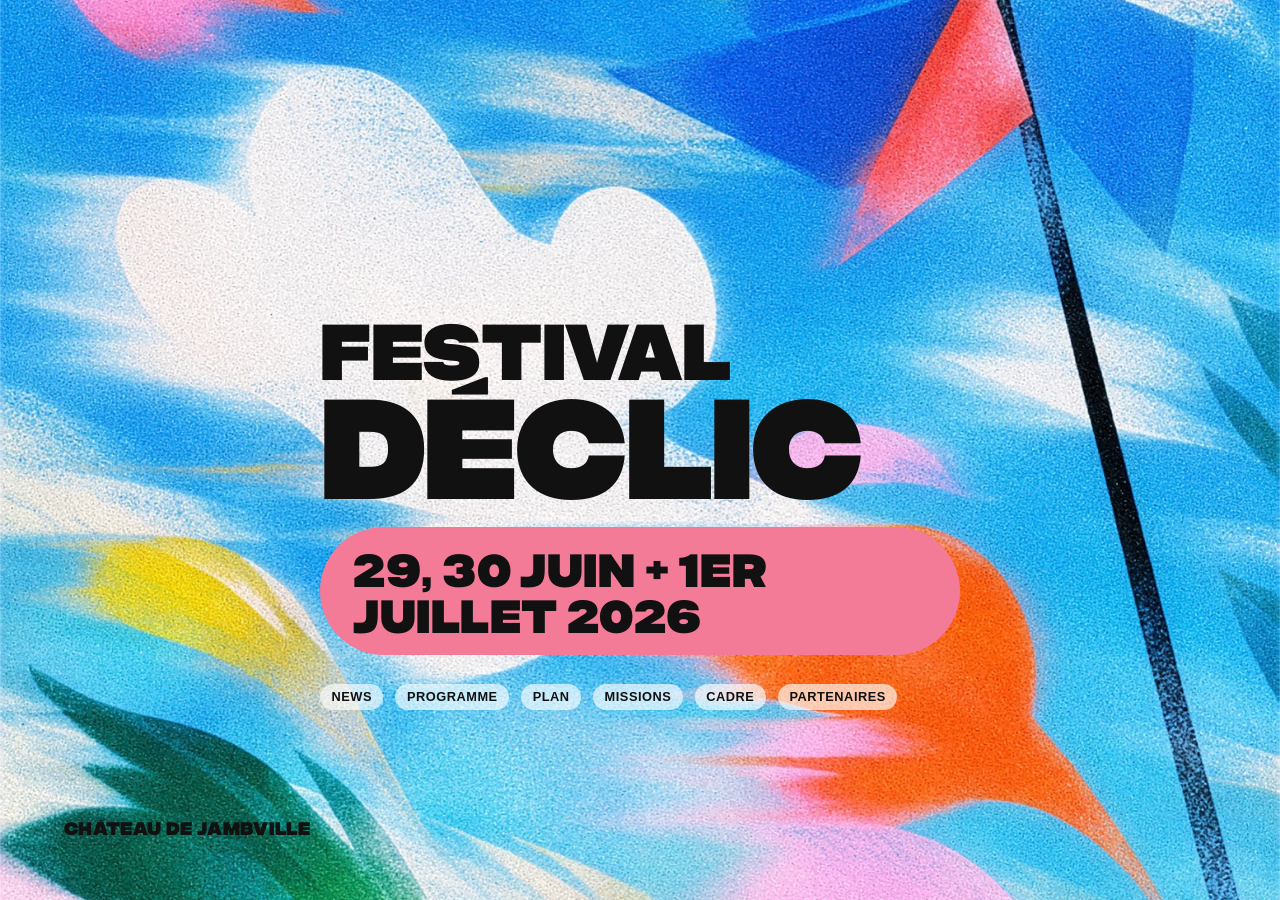
<file: index.html>
<!DOCTYPE html>
<html lang="fr">
<head>
    <meta charset="UTF-8">
    <meta name="viewport" content="width=device-width, initial-scale=1.0">
    <title>Festival Déclic</title>
    <meta name="theme-color" content="#3DA9E0">
    <link rel="preload" href="/fonts/Folsom-Black.otf" as="font" type="font/otf" crossorigin>
    <link rel="preload" href="/assets/illu-cover.jpg" as="image">
    <style>
        @font-face {
            font-family: 'Folsom';
            src: url('/fonts/Folsom-Black.otf') format('opentype');
            font-display: swap;
        }

        * {
            margin: 0;
            padding: 0;
            box-sizing: border-box;
        }

        html, body {
            height: 100%;
        }

        body {
            min-height: 100vh;
            min-height: 100dvh;
            color: #111;
            font-family: 'Folsom', Impact, sans-serif;
            background: #3DA9E0 url('/assets/illu-cover.jpg') center / cover no-repeat;
            display: flex;
            flex-direction: column;
            justify-content: flex-end;
            padding: clamp(1.5rem, 5vw, 4rem);
            overflow: hidden;
        }

        .hero {
            width: 100%;
            max-width: 640px;
            margin: 0 auto;
            margin-bottom: clamp(3rem, 14vh, 9rem);
        }

        .title {
            text-transform: uppercase;
            line-height: 0.86;
            letter-spacing: -0.01em;
        }

        .title .festival {
            display: block;
            font-size: clamp(34px, 9vw, 78px);
        }

        .title .declic {
            display: block;
            font-size: clamp(58px, 16vw, 140px);
            letter-spacing: -0.02em;
        }

        .dates {
            display: inline-block;
            margin-top: clamp(0.9rem, 3vw, 1.6rem);
            padding: clamp(0.35em, 1.4vw, 0.5em) clamp(0.7em, 2.6vw, 1em);
            background: #F47B97;
            border-radius: 999px;
            font-size: clamp(20px, 5.4vw, 46px);
            line-height: 1;
            letter-spacing: 0.01em;
        }

        .location {
            position: fixed;
            left: clamp(1.5rem, 5vw, 4rem);
            bottom: clamp(1.5rem, 5vw, 4rem);
            font-size: clamp(13px, 3vw, 18px);
            letter-spacing: 0.02em;
            text-transform: uppercase;
            color: #111;
            text-decoration: none;
        }

        .location:hover { text-decoration: underline; }

        .pill-link {
            font-family: Arial, Helvetica, sans-serif;
            font-size: 0.8rem;
            font-weight: 700;
            letter-spacing: 0.04em;
            text-transform: uppercase;
            color: #111;
            text-decoration: none;
            background: rgba(255, 255, 255, 0.65);
            padding: 0.45em 0.9em;
            border-radius: 999px;
            transition: background 0.2s;
            white-space: nowrap;
        }

        .pill-link:hover {
            background: #fff;
        }

        .nav {
            display: flex;
            flex-wrap: wrap;
            gap: clamp(0.5rem, 2vw, 0.75rem);
            margin-top: clamp(1.1rem, 3.5vw, 1.8rem);
        }
    </style>
</head>
<body>
    <main class="hero">
        <h1 class="title">
            <span class="festival">Festival</span>
            <span class="declic">Déclic</span>
        </h1>
        <p class="dates">29, 30 juin &amp; 1er juillet 2026</p>

        <nav class="nav">
            <a class="pill-link" href="/news">News</a>
            <a class="pill-link" href="/programme">Programme</a>
            <a class="pill-link" href="/plan">Plan</a>
            <a class="pill-link" href="/missions">Missions</a>
            <a class="pill-link" href="/cadre">Cadre</a>
            <a class="pill-link" href="/partenaires">Partenaires</a>
        </nav>
    </main>

    <a class="location" href="https://maps.google.com/maps/place//data=!4m2!3m1!1s0x47e6ed00dbdea017:0xee5a26729d69a326?entry=s&sa=X&ved=2ahUKEwiQztWzzqmVAxX3T6QEHdnRLnsQ4kB6BAgaEAA&hl=fr" target="_blank" rel="noopener">Château de Jambville</a>
</body>
</html>
</file>
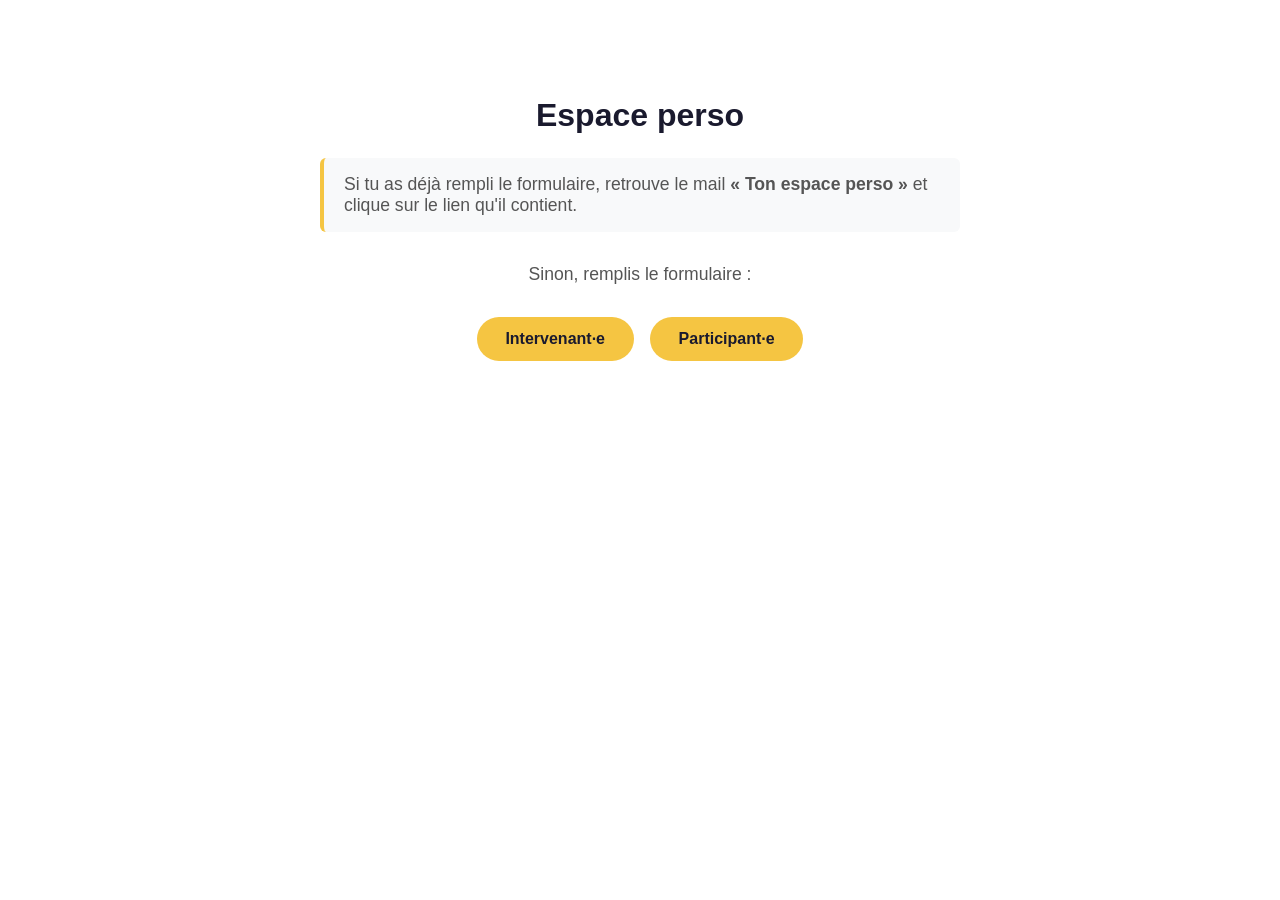
<file: espace-perso/index.html>
<!DOCTYPE html>
<html lang="fr">
<head>
    <meta charset="UTF-8">
    <meta name="viewport" content="width=device-width, initial-scale=1.0">
    <title>Espace perso — Festival Déclic</title>
    <style>
        html, body {
            margin: 0;
            height: 100%;
            font-family: 'Segoe UI', Tahoma, Geneva, Verdana, sans-serif;
            color: #2d2d2d;
        }

        body {
            box-sizing: border-box;
            padding: 12px;
        }

        /* État « connecté » : l'embed prend toute la fenêtre */
        #embed {
            display: none;
            height: 100%;
        }

        #embed iframe {
            display: block;
            width: 100%;
            height: 100%;
            border: 0;
        }

        /* État « pas encore d'espace » : message + liens vers les formulaires */
        #message {
            display: none;
            max-width: 640px;
            margin: 0 auto;
            padding: 4rem 1.5rem;
            text-align: center;
        }

        #message h1 {
            font-size: 2rem;
            color: #1a1a2e;
            margin-bottom: 1.5rem;
        }

        #message p {
            font-size: 1.1rem;
            color: #555;
            margin-bottom: 1.5rem;
        }

        #message .highlight {
            background: #f8f9fa;
            border-left: 4px solid #f5c542;
            padding: 1rem 1.25rem;
            border-radius: 6px;
            text-align: left;
        }

        #message .actions {
            display: flex;
            gap: 1rem;
            justify-content: center;
            flex-wrap: wrap;
            margin-top: 2rem;
        }

        #message .btn {
            display: inline-block;
            padding: 0.8rem 1.8rem;
            background: #f5c542;
            color: #1a1a2e;
            text-decoration: none;
            font-weight: 700;
            border-radius: 50px;
            transition: transform 0.2s, box-shadow 0.2s;
        }

        #message .btn:hover {
            transform: translateY(-2px);
            box-shadow: 0 4px 15px rgba(245, 197, 66, 0.4);
        }
    </style>
</head>
<body>
    <div id="embed">
        <iframe id="profil-frame" allowfullscreen title="Espace perso — Festival Déclic"></iframe>
    </div>

    <div id="message">
        <h1>Espace perso</h1>
        <div class="highlight">
            <p style="margin:0;">
                Si tu as déjà rempli le formulaire, retrouve le mail
                <strong>« Ton espace perso »</strong> et clique sur le lien qu'il contient.
            </p>
        </div>
        <p style="margin-top:2rem;">Sinon, remplis le formulaire&nbsp;:</p>
        <div class="actions">
            <a class="btn" href="/formulaire/intervenant-e/">Intervenant·e</a>
            <a class="btn" href="/formulaire/participant-e/">Participant·e</a>
        </div>
    </div>

    <script>
        // Espace Notion publié du festival : chaque profil = une page Notion dont
        // l'identifiant est le profil-ID stocké lors du clic sur le lien du mail.
        var NOTION_BASE = "https://onestpret.notion.site/";

        var profilId = "";
        try { profilId = localStorage.getItem("declicProfilId") || ""; } catch (e) {}

        if (profilId) {
            document.getElementById("profil-frame").src = NOTION_BASE + encodeURIComponent(profilId);
            document.getElementById("embed").style.display = "block";
        } else {
            document.getElementById("message").style.display = "block";
        }
    </script>
</body>
</html>
</file>
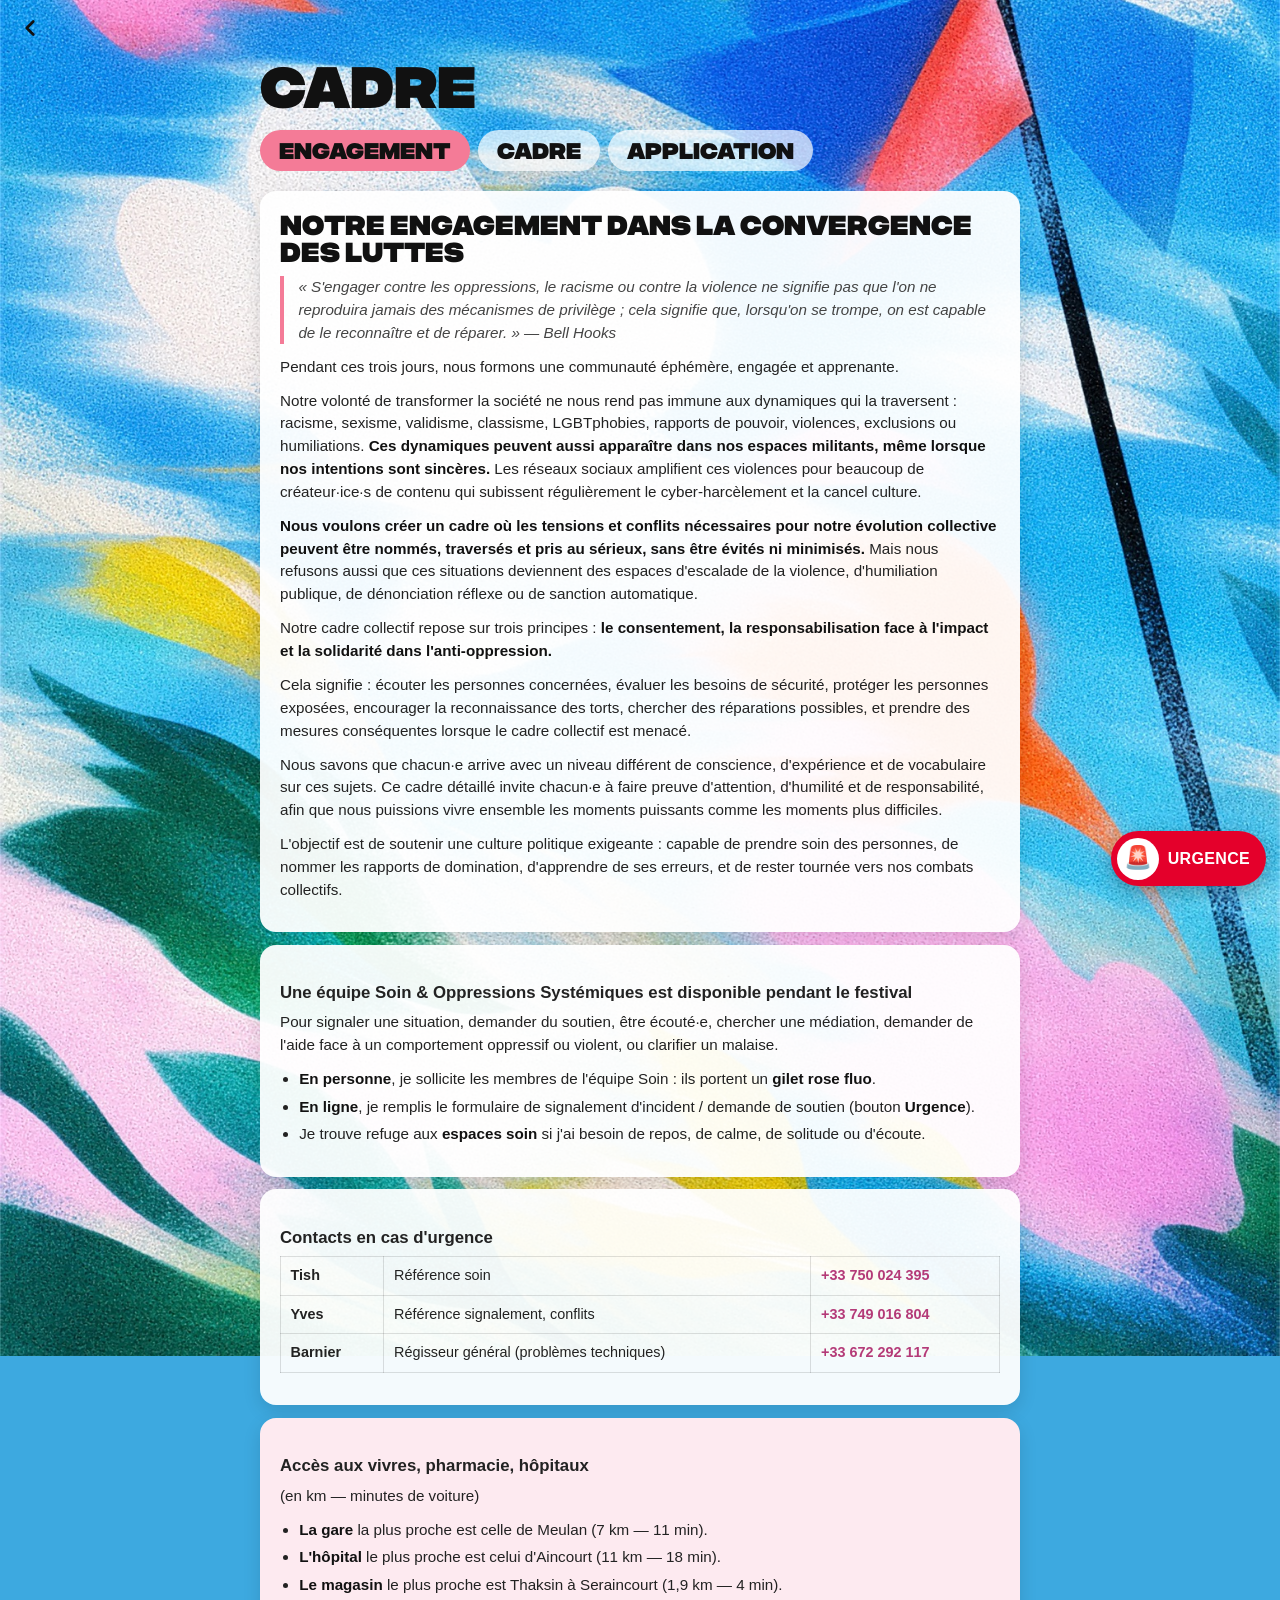
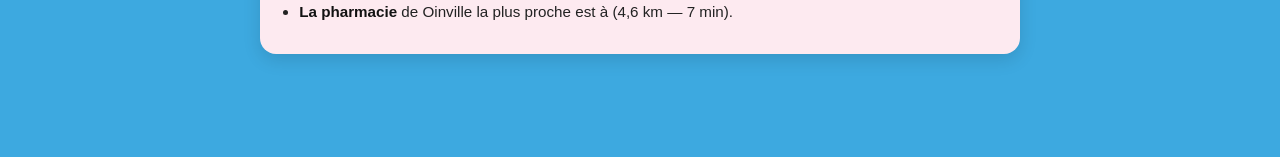
<file: cadre.html>
<!DOCTYPE html>
<html lang="fr">
<head>
    <meta charset="UTF-8">
    <meta name="viewport" content="width=device-width, initial-scale=1.0, viewport-fit=cover">
    <title>Cadre — Festival Déclic</title>
    <meta name="theme-color" content="#3DA9E0">
    <link rel="preload" href="/fonts/Folsom-Black.otf" as="font" type="font/otf" crossorigin>
    <link rel="preload" href="/assets/illu-cover.jpg" as="image">
    <style>
        @font-face {
            font-family: 'Folsom';
            src: url('/fonts/Folsom-Black.otf') format('opentype');
            font-display: swap;
        }

        * { margin: 0; padding: 0; box-sizing: border-box; }

        html, body {
            font-family: -apple-system, BlinkMacSystemFont, "Segoe UI", Roboto, sans-serif;
            color: #111;
        }

        body {
            min-height: 100vh;
            min-height: 100dvh;
            background: #3DA9E0 url('/assets/illu-cover.jpg') center / cover no-repeat fixed;
            padding: calc(56px + env(safe-area-inset-top)) clamp(10px, 3vw, 24px)
                     calc(90px + env(safe-area-inset-bottom));
        }

        .back {
            position: fixed;
            top: calc(8px + env(safe-area-inset-top));
            left: 10px;
            z-index: 20;
            display: flex;
            align-items: center;
            justify-content: center;
            width: 40px;
            height: 40px;
            color: #111;
            text-decoration: none;
        }

        .back svg { width: 26px; height: 26px; display: block; }

        .wrap { max-width: 760px; margin: 0 auto; }

        .page-title {
            font-family: 'Folsom', Impact, sans-serif;
            text-transform: uppercase;
            font-size: clamp(2.2rem, 8vw, 3.6rem);
            line-height: 0.9;
            color: #111;
            margin: 0.2rem 0 1.2rem;
        }

        .tabs {
            display: flex;
            gap: 0.5rem;
            flex-wrap: wrap;
            margin-bottom: 1.3rem;
        }

        .tab {
            font-family: 'Folsom', Impact, sans-serif;
            text-transform: uppercase;
            font-size: clamp(0.95rem, 3.8vw, 1.4rem);
            line-height: 1;
            padding: 0.4em 0.85em;
            border: 0;
            border-radius: 999px;
            cursor: pointer;
            background: rgba(255, 255, 255, 0.7);
            color: #111;
            transition: background 0.2s, transform 0.1s;
        }

        .tab:hover { background: rgba(255, 255, 255, 0.92); }
        .tab.active { background: #F47B97; color: #111; }
        .tab:active { transform: scale(0.97); }

        .panel { display: none; }
        .panel.active { display: block; }

        .card {
            background: rgba(255, 255, 255, 0.94);
            border-radius: 16px;
            padding: 1.2rem 1.25rem;
            margin-bottom: 0.8rem;
            box-shadow: 0 6px 18px rgba(0, 0, 0, 0.12);
            font-size: 0.95rem;
            line-height: 1.5;
            color: #222;
        }

        .card h2 {
            font-family: 'Folsom', Impact, sans-serif;
            text-transform: uppercase;
            font-size: clamp(1.2rem, 5vw, 1.7rem);
            line-height: 1;
            color: #111;
            margin-bottom: 0.7rem;
        }

        .card h3 {
            font-size: 1.05rem;
            font-weight: 800;
            margin: 1rem 0 0.4rem;
        }

        .card p { margin-bottom: 0.7rem; }
        .card ul, .card ol { margin: 0 0 0.7rem 1.2rem; }
        .card li { margin-bottom: 0.3rem; }
        .card b { color: #111; }

        .quote {
            font-style: italic;
            border-left: 4px solid #F47B97;
            padding-left: 0.9rem;
            margin: 0.2rem 0 1rem;
            color: #444;
        }

        .contacts { width: 100%; border-collapse: collapse; margin: 0.4rem 0 0.8rem; }
        .contacts td {
            border: 1px solid rgba(0, 0, 0, 0.12);
            padding: 0.5rem 0.6rem;
            vertical-align: top;
            font-size: 0.9rem;
        }
        .contacts .who { font-weight: 800; white-space: nowrap; }
        .contacts a { color: #B43A78; font-weight: 700; text-decoration: none; white-space: nowrap; }

        .info { background: #FDEAF0; }

        /* --- Bouton Urgence fixe --- */
        .urgence {
            position: fixed;
            right: 14px;
            bottom: calc(14px + env(safe-area-inset-bottom));
            z-index: 60;
            display: flex;
            align-items: center;
            gap: 0.55rem;
            background: #E4002B;
            color: #fff;
            text-decoration: none;
            padding: 0.4rem 1rem 0.4rem 0.4rem;
            border-radius: 999px;
            box-shadow: 0 6px 20px rgba(0, 0, 0, 0.3);
            font-weight: 800;
            font-size: 1rem;
            text-transform: uppercase;
            letter-spacing: 0.02em;
            animation: pulse 2s infinite;
        }

        .urgence-ico {
            width: 42px;
            height: 42px;
            border-radius: 50%;
            background: #fff;
            display: flex;
            align-items: center;
            justify-content: center;
            font-size: 1.4rem;
            line-height: 1;
        }

        @keyframes pulse {
            0% { box-shadow: 0 6px 20px rgba(0, 0, 0, 0.3), 0 0 0 0 rgba(228, 0, 43, 0.55); }
            70% { box-shadow: 0 6px 20px rgba(0, 0, 0, 0.3), 0 0 0 16px rgba(228, 0, 43, 0); }
            100% { box-shadow: 0 6px 20px rgba(0, 0, 0, 0.3), 0 0 0 0 rgba(228, 0, 43, 0); }
        }

        @media (prefers-reduced-motion: reduce) {
            .urgence { animation: none; }
        }
    </style>
</head>
<body>
    <a class="back" href="/" aria-label="Retour à l'accueil">
        <svg viewBox="0 0 24 24" fill="none" stroke="currentColor" stroke-width="2.5" stroke-linecap="round" stroke-linejoin="round" aria-hidden="true">
            <polyline points="15 18 9 12 15 6"></polyline>
        </svg>
    </a>

    <div class="wrap">
        <h1 class="page-title">Cadre</h1>

        <div class="tabs" role="tablist" aria-label="Cadre du festival">
            <button class="tab active" role="tab" type="button" data-tab="engagement" aria-selected="true">Engagement</button>
            <button class="tab" role="tab" type="button" data-tab="cadre" aria-selected="false">Cadre</button>
            <button class="tab" role="tab" type="button" data-tab="application" aria-selected="false">Application</button>
        </div>

        <!-- ===================== ENGAGEMENT ===================== -->
        <section class="panel active" role="tabpanel" data-tab="engagement" aria-label="Notre engagement">
            <div class="card">
                <h2>Notre engagement dans la convergence des luttes</h2>
                <p class="quote">« S'engager contre les oppressions, le racisme ou contre la violence ne signifie pas que l'on ne reproduira jamais des mécanismes de privilège ; cela signifie que, lorsqu'on se trompe, on est capable de le reconnaître et de réparer. » — Bell Hooks</p>

                <p>Pendant ces trois jours, nous formons une communauté éphémère, engagée et apprenante.</p>
                <p>Notre volonté de transformer la société ne nous rend pas immune aux dynamiques qui la traversent : racisme, sexisme, validisme, classisme, LGBTphobies, rapports de pouvoir, violences, exclusions ou humiliations. <b>Ces dynamiques peuvent aussi apparaître dans nos espaces militants, même lorsque nos intentions sont sincères.</b> Les réseaux sociaux amplifient ces violences pour beaucoup de créateur·ice·s de contenu qui subissent régulièrement le cyber-harcèlement et la cancel culture.</p>
                <p><b>Nous voulons créer un cadre où les tensions et conflits nécessaires pour notre évolution collective peuvent être nommés, traversés et pris au sérieux, sans être évités ni minimisés.</b> Mais nous refusons aussi que ces situations deviennent des espaces d'escalade de la violence, d'humiliation publique, de dénonciation réflexe ou de sanction automatique.</p>
                <p>Notre cadre collectif repose sur trois principes : <b>le consentement, la responsabilisation face à l'impact et la solidarité dans l'anti-oppression.</b></p>
                <p>Cela signifie : écouter les personnes concernées, évaluer les besoins de sécurité, protéger les personnes exposées, encourager la reconnaissance des torts, chercher des réparations possibles, et prendre des mesures conséquentes lorsque le cadre collectif est menacé.</p>
                <p>Nous savons que chacun·e arrive avec un niveau différent de conscience, d'expérience et de vocabulaire sur ces sujets. Ce cadre détaillé invite chacun·e à faire preuve d'attention, d'humilité et de responsabilité, afin que nous puissions vivre ensemble les moments puissants comme les moments plus difficiles.</p>
                <p>L'objectif est de soutenir une culture politique exigeante : capable de prendre soin des personnes, de nommer les rapports de domination, d'apprendre de ses erreurs, et de rester tournée vers nos combats collectifs.</p>
            </div>

            <div class="card">
                <h3>Une équipe Soin &amp; Oppressions Systémiques est disponible pendant le festival</h3>
                <p>Pour signaler une situation, demander du soutien, être écouté·e, chercher une médiation, demander de l'aide face à un comportement oppressif ou violent, ou clarifier un malaise.</p>
                <ul>
                    <li><b>En personne</b>, je sollicite les membres de l'équipe Soin : ils portent un <b>gilet rose fluo</b>.</li>
                    <li><b>En ligne</b>, je remplis le formulaire de signalement d'incident / demande de soutien (bouton <b>Urgence</b>).</li>
                    <li>Je trouve refuge aux <b>espaces soin</b> si j'ai besoin de repos, de calme, de solitude ou d'écoute.</li>
                </ul>
            </div>

            <div class="card">
                <h3>Contacts en cas d'urgence</h3>
                <table class="contacts">
                    <tr>
                        <td class="who">Tish</td>
                        <td>Référence soin</td>
                        <td><a href="tel:+33750024395">+33 750 024 395</a></td>
                    </tr>
                    <tr>
                        <td class="who">Yves</td>
                        <td>Référence signalement, conflits</td>
                        <td><a href="tel:+33749016804">+33 749 016 804</a></td>
                    </tr>
                    <tr>
                        <td class="who">Barnier</td>
                        <td>Régisseur général (problèmes techniques)</td>
                        <td><a href="tel:+33672292117">+33 672 292 117</a></td>
                    </tr>
                </table>
            </div>

            <div class="card info">
                <h3>Accès aux vivres, pharmacie, hôpitaux</h3>
                <p>(en km — minutes de voiture)</p>
                <ul>
                    <li><b>La gare</b> la plus proche est celle de Meulan (7 km — 11 min).</li>
                    <li><b>L'hôpital</b> le plus proche est celui d'Aincourt (11 km — 18 min).</li>
                    <li><b>Le magasin</b> le plus proche est Thaksin à Seraincourt (1,9 km — 4 min).</li>
                    <li><b>La pharmacie</b> de Oinville la plus proche est à (4,6 km — 7 min).</li>
                </ul>
            </div>
        </section>

        <!-- ===================== CADRE ===================== -->
        <section class="panel" role="tabpanel" data-tab="cadre" aria-label="Cadre du Déclic Festival">
            <div class="card">
                <h2>Cadre du Déclic Festival : consentement, responsabilisation, solidarité</h2>
            </div>

            <div class="card">
                <h2>1. Solidarité &amp; anti-oppression</h2>
                <p class="quote">« Désamorcez tous les conflits qui ne nous opposent pas à notre ennemi. » — Margaret Killjoy</p>

                <h3>Solidarité face aux dynamiques interpersonnelles ET systémiques</h3>
                <p>Les comportements discriminatoires ou violents — racistes, sexistes, sexuels, validistes, classistes, LGBTphobes, grossophobes ou autres — causent du tort et sont à prendre au sérieux. Ils doivent être nommés et adressés dans le cadre du festival.</p>
                <p>Mais l'anti-oppression est avant tout un mouvement de libération collective. Comment pouvons-nous nous entraîner, dans cet espace, à faire front solidaire en vue de nos objectifs partagés de faire bouger les conditions systémiques qui génèrent la domination ? Et ce malgré les désaccords, l'ignorance, la souffrance et la polarisation des débats qui perpétuent nos conflits interpersonnels.</p>

                <h3>Au sujet des personnes minorisées</h3>
                <p><b>Notre intention est de construire un espace où l'on ne laisse pas les personnes minorisées porter seules la charge du soin, de l'éducation, de l'alerte ou de la réparation.</b></p>
                <p>Cela implique de faire attention à la manière dont se répartissent :</p>
                <ul>
                    <li>la parole ; l'écoute ; la reconnaissance ;</li>
                    <li>les opportunités ;</li>
                    <li>le travail invisible ; le rangement, le soin, la logistique ;</li>
                    <li>la charge d'expliquer les oppressions.</li>
                </ul>
                <p><b>Qui parle beaucoup ? Qui est interrompu·e ? Qui est cru·e spontanément ? Qui doit se justifier ? Qui prend soin des autres ? Qui nettoie, range, apaise, traduit, explique ?</b></p>
                <p>Nous valorisons les vécus des personnes directement concernées, sans les enfermer dans ce rôle. Elles n'ont pas à représenter tout un groupe, à automatiquement parler en tant qu'expertes, ni à porter la charge d'éduquer les autres sans leur consentement.</p>
                <p><b>Par exemple :</b> lors d'une table ronde, une personne minorisée peut parler de politique, de stratégie ou de création de contenu sans être ramenée automatiquement à son identité ou à son oppression. Pour une interview, une story ou un récap, j'évite les raccourcis du type « la personne noire sur le racisme » ou « la personne voilée sur la religion ». Je demande comment elle souhaite être présentée et sur quels sujets elle veut s'exprimer.</p>
            </div>

            <div class="card">
                <h2>2. Consentement</h2>
                <p>Le consentement est une pratique continue qui permet de coopérer malgré nos différences de perception, de pouvoir, de statut ou de visibilité.</p>
                <p>Il ne concerne pas seulement les relations physiques ou sexuelles. Dans un festival d'influenceur·euses, <b>il concerne aussi la confidentialité, l'image, la captation, la diffusion de contenus, les discussions sensibles et les rapports de pouvoir.</b></p>
                <p>Un consentement juste est :</p>
                <ul>
                    <li><b>Volontaire</b> : sans pression, insistance, manipulation, culpabilisation ou peur de représailles.</li>
                    <li><b>Éclairé</b> : je sais à quoi je dis oui.</li>
                    <li><b>Spécifique</b> : je peux dire oui à une chose et non à une autre.</li>
                    <li><b>Réversible</b> : je peux changer d'avis.</li>
                    <li><b>Continu</b> : je revérifie quand le contexte change.</li>
                </ul>

                <h3>Exemples concrets</h3>
                <ul>
                    <li><b>Intimité</b> : je demande avant de toucher quelqu'un, d'entrer dans une intimité physique, de draguer avec insistance, de poursuivre une interaction après un refus.</li>
                    <li><b>Confidentialité</b> : je demande avant de raconter publiquement une histoire personnelle, une confidence, une situation de conflit ou un vécu d'oppression qui implique quelqu'un d'autre.</li>
                    <li><b>Nudité</b> : je vérifie avec les personnes présentes avant de me dénuder partiellement.</li>
                    <li><b>Publications</b> : je vérifie avant de publier un contenu marquant où d'autres personnes apparaissent ou sont identifiables.</li>
                    <li><b>Statut &amp; coercition</b> : je fais attention aux rapports de pouvoir qui induisent facilement une pression à dire « oui » : notoriété, nombre d'abonné·e·s, statut professionnel, âge, accès aux opportunités, proximité avec l'organisation.</li>
                </ul>

                <h3>Bonnes pratiques à garder en tête</h3>
                <ul>
                    <li>« Est-ce que tu es ok avec ça ? »</li>
                    <li>« Est-ce que je peux le partager ? »</li>
                    <li>« Est-ce que tu veux que je coupe cette partie au montage ? »</li>
                    <li>« Est-ce que tu préfères ne pas apparaître à l'image ? »</li>
                </ul>
            </div>

            <div class="card">
                <h2>3. Responsabilisation face à l'impact</h2>
                <p>La responsabilisation n'est pas une punition. <b>C'est une pratique d'intégrité, de soin et de réparation.</b> Elle signifie que je prends au sérieux l'impact de mes actes, paroles, oublis ou attitudes, même lorsque mon intention n'était pas de blesser.</p>
                <p>Pendant le festival, je m'engage à :</p>
                <ul>
                    <li>Écouter les retours sans immédiatement chercher à me défendre, me justifier ou retourner la situation ;</li>
                    <li>Reconnaître les torts lorsque j'en cause ;</li>
                    <li>Chercher du soutien pour accueillir un retour difficile sans faire porter cette charge à la personne impactée ;</li>
                    <li>Réparer lorsque c'est possible et souhaité ;</li>
                    <li>Respecter les demandes de distance, de confidentialité ou de non-contact ;</li>
                    <li>M'éduquer sur les sujets que je maîtrise mal, au lieu d'attendre des personnes concernées qu'elles fassent tout le travail pédagogique.</li>
                </ul>

                <h3>Exemples concrets</h3>
                <ul>
                    <li>J'ai fait une blague raciste, sexiste, validiste ou humiliante : je ne minimise pas avec « c'était juste de l'humour ». J'écoute, je reconnais l'impact, je m'excuse clairement et je modifie mon comportement.</li>
                    <li>J'ai publié une story où quelqu'un·e apparaît sans accord et cela cause un impact : je la retire rapidement, je m'excuse, et je vérifie avant de republier.</li>
                    <li>J'ai monopolisé un échange, coupé plusieurs personnes, ou utilisé ma notoriété pour imposer mon point de vue : je fais un pas de côté et je laisse de la place.</li>
                    <li>J'ai insisté après un refus : j'arrête immédiatement, je respecte la limite, et je demande du soutien à l'équipe Soin / Oppressions systémiques si nécessaire.</li>
                </ul>
                <p>Nous reconnaissons la complexité du préjudice et savons que les auteur·ices de préjudices peuvent être des survivant·es et que les survivant·es peuvent être des auteur·ices.</p>
                <p>Reconnaître les oppressions vécues par les personnes minorisées ne les place pas hors du champ de la responsabilité. Tout le monde peut se tromper, causer du tort, apprendre, reconnaître, réparer et être invité à la responsabilisation avec dignité et équité.</p>
                <p>Que je sois la personne blessée, témoin, mise en cause, ou tout à la fois : l'équipe Soin &amp; Oppressions Systémiques peut soutenir ce processus : écoute, clarification, médiation, recherche de réparation, ou décision de mesures de protection.</p>
            </div>
        </section>

        <!-- ===================== APPLICATION ===================== -->
        <section class="panel" role="tabpanel" data-tab="application" aria-label="Application du cadre et lignes rouges">
            <div class="card">
                <h2>Application du cadre et lignes rouges</h2>
            </div>

            <div class="card">
                <h3>Si j'observe une situation problématique</h3>
                <p>Avant d'aller vers une dénonciation publique ou une escalade, je peux :</p>
                <ul>
                    <li>Vérifier si la personne impactée souhaite du soutien ;</li>
                    <li>Intervenir simplement si la situation le permet : « Je ne suis pas à l'aise avec ce qui vient d'être dit » ;</li>
                    <li>Proposer une pause ou une sortie de situation ;</li>
                    <li>Aider la personne concernée à contacter l'équipe Soin / OpSys ;</li>
                    <li>Signaler la situation à l'équipe (en personne ou par le formulaire) ;</li>
                    <li>Éviter de relayer des accusations publiquement sans consentement ni vérification ;</li>
                    <li>Ne pas transformer une situation sensible en contenu.</li>
                </ul>
                <p><b>Être témoin, ce n'est pas devenir juge. C'est contribuer à la sécurité et au soin du collectif.</b></p>
                <p>La confidentialité sera respectée. Elle pourra toutefois être levée si un danger nécessite d'agir pour protéger une ou plusieurs personnes.</p>
            </div>

            <div class="card">
                <h3>Limites non négociables</h3>
                <p>Le festival ne tolère pas :</p>
                <ul>
                    <li>Le harcèlement, les humiliations ou les intimidations ;</li>
                    <li>Les propos ou comportements discriminatoires répétés ou assumés ;</li>
                    <li>Les violences physiques, sexuelles ou psychologiques ;</li>
                    <li>L'insistance après un refus ;</li>
                    <li>Les représailles contre une personne qui pose une limite ou signale une situation ;</li>
                    <li>La captation ou diffusion d'images, de propos ou de situations sensibles sans consentement ;</li>
                    <li>Le refus de coopérer avec l'équipe Soin / OpSys lorsqu'un tort est avéré ou qu'une mesure de protection est nécessaire.</li>
                </ul>
                <p>Selon la situation, l'équipe pourra proposer une médiation, demander une réparation, poser une limite claire, organiser une mise à distance temporaire, retirer un contenu diffusé, ou demander à une personne de quitter l'événement si sa présence crée un risque pour la dignité, la sécurité ou l'intégrité d'autrui.</p>
            </div>

            <div class="card">
                <h3>Processus de réponse</h3>
                <p>En cas de signalement ou de situation difficile, l'équipe Soin / OpSys cherchera à :</p>
                <ol>
                    <li>Écouter la ou les personnes concernées ;</li>
                    <li>Évaluer l'urgence et les besoins de sécurité ;</li>
                    <li>Protéger les personnes exposées ;</li>
                    <li>Orienter vers les ressources adaptées si nécessaire ;</li>
                    <li>Identifier un prochain pas de responsabilisation ou de réparation lorsque c'est possible ;</li>
                    <li>Clarifier les conséquences si les actions convenues ne sont pas respectées ;</li>
                    <li>Décider si une mesure immédiate est nécessaire pour préserver le cadre collectif.</li>
                </ol>
                <p><b>Notre priorité :</b> prendre soin des personnes, mettre les personnes impactées au centre du processus, éviter l'escalade, soutenir la responsabilisation, et maintenir un espace politique exigeant, digne et vivant.</p>
                <p>Si vous avez besoin de signaler un incident, vous pouvez nous contacter :</p>
                <ul>
                    <li><b>En personne</b>, solliciter les membres de l'équipe Soin au <b>gilet rose fluo</b> ;</li>
                    <li><b>En ligne</b>, remplir le formulaire de signalement d'incident / demande de soutien (bouton <b>Urgence</b>) ;</li>
                    <li>Trouver refuge dans les <b>espaces soin</b> si besoin de repos, calme, solitude ou d'écoute.</li>
                </ul>
            </div>
        </section>
    </div>

    <a class="urgence" href="https://form.jotform.com/261657532477062" target="_blank" rel="noopener"
       aria-label="Urgence — demander du soutien ou signaler un incident">
        <span class="urgence-ico" aria-hidden="true">🚨</span>
        <span>Urgence</span>
    </a>

    <script>
        (function () {
            var tabs = [].slice.call(document.querySelectorAll(".tab"));
            var panels = [].slice.call(document.querySelectorAll(".panel"));

            function activate(tab) {
                tabs.forEach(function (t) {
                    var on = t.dataset.tab === tab;
                    t.classList.toggle("active", on);
                    t.setAttribute("aria-selected", on ? "true" : "false");
                });
                panels.forEach(function (p) {
                    p.classList.toggle("active", p.dataset.tab === tab);
                });
                window.scrollTo(0, 0);
            }

            tabs.forEach(function (t) {
                t.addEventListener("click", function () { activate(t.dataset.tab); });
            });
        })();
    </script>
</body>
</html>
</file>
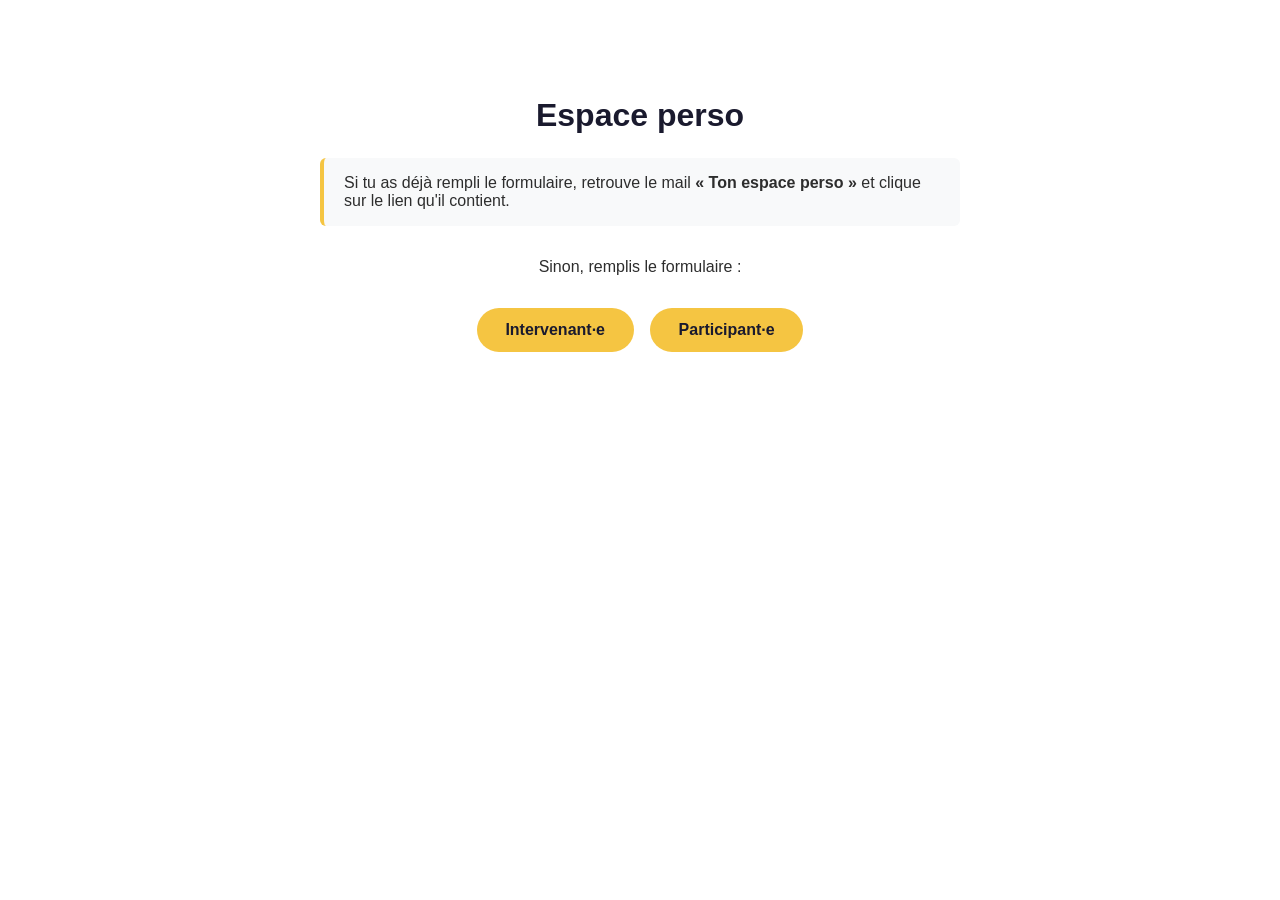
<file: espace-perso-app.html>
<!DOCTYPE html>
<html lang="fr">
<head>
    <meta charset="UTF-8">
    <meta name="viewport" content="width=device-width, initial-scale=1.0">
    <title>Espace perso — Festival Déclic</title>
    <style>
        html, body {
            margin: 0;
            height: 100%;
            font-family: 'Segoe UI', Tahoma, Geneva, Verdana, sans-serif;
            color: #2d2d2d;
        }

        body {
            box-sizing: border-box;
            padding: 12px;
        }

        /* État « connecté » : barre d'outils + embed */
        #embed {
            display: none;
            height: 100%;
            flex-direction: column;
        }

        #embed iframe {
            display: block;
            width: 100%;
            flex: 1;
            border: 0;
        }

        #toolbar {
            display: flex;
            align-items: center;
            gap: 0.9rem;
            padding: 0 0 12px;
            flex-wrap: wrap;
        }

        #upload-btn {
            display: inline-block;
            padding: 0.6rem 1.4rem;
            background: #5ECBA1;
            color: #07130d;
            border: 0;
            border-radius: 50px;
            font-weight: 700;
            font-size: 0.95rem;
            cursor: pointer;
            transition: transform 0.2s, box-shadow 0.2s, opacity 0.2s;
        }

        #upload-btn:hover:not(:disabled) {
            transform: translateY(-1px);
            box-shadow: 0 4px 14px rgba(94, 203, 161, 0.4);
        }

        #upload-btn:disabled {
            opacity: 0.6;
            cursor: default;
        }

        #upload-status {
            font-size: 0.9rem;
            color: #555;
        }

        /* État « pas encore d'espace » : message + liens vers les formulaires */
        #message {
            display: none;
            max-width: 640px;
            margin: 0 auto;
            padding: 4rem 1.5rem;
            text-align: center;
        }

        #message h1 {
            font-size: 2rem;
            color: #1a1a2e;
            margin-bottom: 1.5rem;
        }

        #message .highlight {
            background: #f8f9fa;
            border-left: 4px solid #f5c542;
            padding: 1rem 1.25rem;
            border-radius: 6px;
            text-align: left;
        }

        #message .actions {
            display: flex;
            gap: 1rem;
            justify-content: center;
            flex-wrap: wrap;
            margin-top: 2rem;
        }

        #message .btn {
            display: inline-block;
            padding: 0.8rem 1.8rem;
            background: #f5c542;
            color: #1a1a2e;
            text-decoration: none;
            font-weight: 700;
            border-radius: 50px;
            transition: transform 0.2s, box-shadow 0.2s;
        }

        #message .btn:hover {
            transform: translateY(-2px);
            box-shadow: 0 4px 15px rgba(245, 197, 66, 0.4);
        }
    </style>
</head>
<body>
    <div id="embed">
        <div id="toolbar">
            <button type="button" id="upload-btn">Ajouter une photo</button>
            <span id="upload-status"></span>
            <input type="file" id="file-input" accept="image/*" hidden>
        </div>
        <iframe id="espace-frame" allowfullscreen title="Espace perso — Festival Déclic"></iframe>
    </div>

    <div id="message">
        <h1>Espace perso</h1>
        <div class="highlight">
            <p style="margin:0;">
                Si tu as déjà rempli le formulaire, retrouve le mail
                <strong>« Ton espace perso »</strong> et clique sur le lien qu'il contient.
            </p>
        </div>
        <p style="margin-top:2rem;">Sinon, remplis le formulaire&nbsp;:</p>
        <div class="actions">
            <a class="btn" href="/formulaire/intervenant-e/">Intervenant·e</a>
            <a class="btn" href="/formulaire/participant-e/">Participant·e</a>
        </div>
    </div>

    <script>
        // Espace Notion publié du festival : chaque personne a sa propre page Notion,
        // identifiée par le slug présent dans l'URL /espace-perso/<slug>.
        // Ex. /espace-perso/Ju-test-YALLAH-37586e57ca1b81e2a75defff5550d222
        //
        // IMPORTANT : Notion n'autorise l'iframe QUE via son endpoint /ebd/<pageId>
        // (frame-ancestors https:). L'URL de page publiée (notion.site/<slug>) renvoie
        // x-frame-options: SAMEORIGIN et refuse l'embed. On embarque donc /ebd/<pageId>,
        // où pageId = les 32 caractères hexadécimaux à la fin du slug.
        var NOTION_EMBED_BASE = "https://onestpret.notion.site/ebd/";

        function notionEmbedUrl(slug) {
            var match = String(slug).match(/[0-9a-f]{32}$/i);
            var pageId = match ? match[0] : slug;
            return NOTION_EMBED_BASE + pageId;
        }

        // Slug = segment après /espace-perso/ ; sinon on reprend celui mémorisé.
        var segments = window.location.pathname.split("/").filter(Boolean); // ex. ["espace-perso", "Ju-..."]
        var slug = (segments[0] === "espace-perso" && segments[1]) ? segments[1] : "";

        if (slug) {
            // Premier accès via le lien du mail : on mémorise l'espace de la personne.
            try { localStorage.setItem("declicEspaceSlug", slug); } catch (e) {}
        } else {
            try { slug = localStorage.getItem("declicEspaceSlug") || ""; } catch (e) {}
        }

        function pageIdFromSlug(slug) {
            var match = String(slug).match(/[0-9a-f]{32}$/i);
            return match ? match[0] : "";
        }

        if (slug) {
            var frame = document.getElementById("espace-frame");
            frame.src = notionEmbedUrl(slug);
            document.getElementById("embed").style.display = "flex";

            // --- Upload d'une photo vers la fiche Notion via /api/upload ---
            var pageId = pageIdFromSlug(slug);
            var btn = document.getElementById("upload-btn");
            var input = document.getElementById("file-input");
            var status = document.getElementById("upload-status");

            btn.addEventListener("click", function () { input.click(); });

            input.addEventListener("change", async function () {
                var file = input.files && input.files[0];
                if (!file) return;
                if (file.size > 20 * 1024 * 1024) {
                    status.textContent = "Fichier trop volumineux (max 20 Mo).";
                    input.value = "";
                    return;
                }

                btn.disabled = true;
                status.textContent = "Envoi en cours…";

                try {
                    var fd = new FormData();
                    fd.append("file", file, file.name);
                    fd.append("pageId", pageId);

                    var res = await fetch("/api/upload", { method: "POST", body: fd });
                    var data = await res.json().catch(function () { return {}; });

                    if (res.ok && data.ok) {
                        status.textContent = "Photo ajoutée ✓";
                        // Recharge l'embed pour afficher la photo.
                        frame.src = notionEmbedUrl(slug);
                    } else {
                        status.textContent = "Échec : " + (data.error || ("erreur " + res.status));
                    }
                } catch (e) {
                    status.textContent = "Échec de l'envoi (réseau).";
                } finally {
                    btn.disabled = false;
                    input.value = "";
                }
            });
        } else {
            document.getElementById("message").style.display = "block";
        }
    </script>
</body>
</html>
</file>
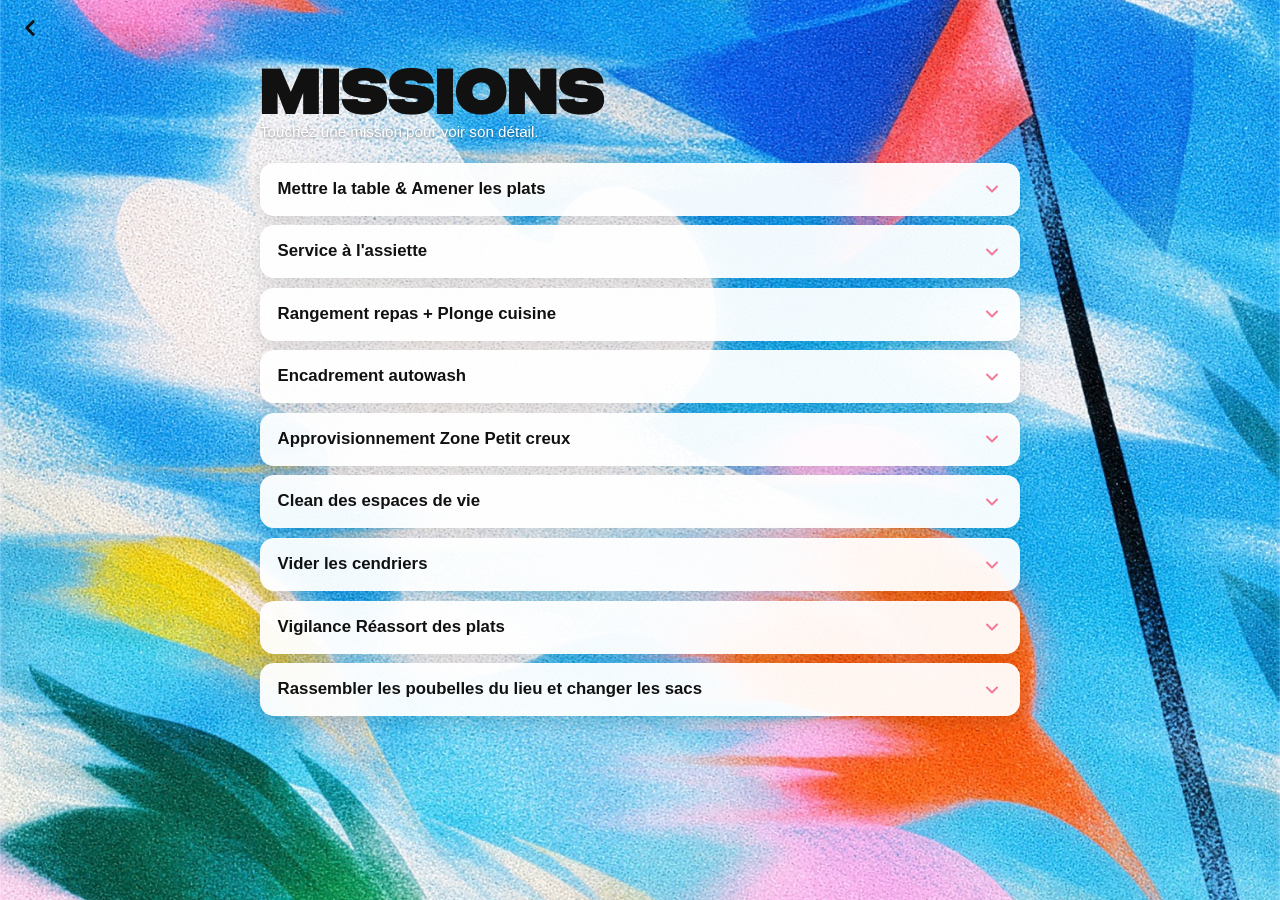
<file: missions.html>
<!DOCTYPE html>
<html lang="fr">
<head>
    <meta charset="UTF-8">
    <meta name="viewport" content="width=device-width, initial-scale=1.0, viewport-fit=cover">
    <title>Missions — Festival Déclic</title>
    <meta name="theme-color" content="#3DA9E0">
    <link rel="preload" href="/fonts/Folsom-Black.otf" as="font" type="font/otf" crossorigin>
    <link rel="preload" href="/assets/illu-cover.jpg" as="image">
    <style>
        @font-face {
            font-family: 'Folsom';
            src: url('/fonts/Folsom-Black.otf') format('opentype');
            font-display: swap;
        }

        * { margin: 0; padding: 0; box-sizing: border-box; }

        html, body {
            font-family: -apple-system, BlinkMacSystemFont, "Segoe UI", Roboto, sans-serif;
            color: #111;
        }

        body {
            min-height: 100vh;
            min-height: 100dvh;
            background: #3DA9E0 url('/assets/illu-cover.jpg') center / cover no-repeat fixed;
            padding: calc(56px + env(safe-area-inset-top)) clamp(10px, 3vw, 24px)
                     calc(24px + env(safe-area-inset-bottom));
        }

        .back {
            position: fixed;
            top: calc(8px + env(safe-area-inset-top));
            left: 10px;
            z-index: 20;
            display: flex;
            align-items: center;
            justify-content: center;
            width: 40px;
            height: 40px;
            color: #111;
            text-decoration: none;
        }

        .back svg { width: 26px; height: 26px; display: block; }

        .wrap { max-width: 760px; margin: 0 auto; }

        .page-title {
            font-family: 'Folsom', Impact, sans-serif;
            text-transform: uppercase;
            font-size: clamp(2.4rem, 9vw, 4rem);
            line-height: 0.9;
            color: #111;
            margin: 0.2rem 0 0.4rem;
        }

        .subtitle {
            color: #fff;
            font-size: 0.95rem;
            margin-bottom: 1.4rem;
            text-shadow: 0 1px 3px rgba(0, 0, 0, 0.4);
        }

        .mission {
            background: rgba(255, 255, 255, 0.94);
            border-radius: 14px;
            margin-bottom: 0.6rem;
            box-shadow: 0 6px 18px rgba(0, 0, 0, 0.12);
            overflow: hidden;
        }

        .mission summary {
            list-style: none;
            cursor: pointer;
            display: flex;
            align-items: center;
            gap: 0.8rem;
            padding: 1rem 1.1rem;
            font-weight: 700;
            font-size: 1.05rem;
            line-height: 1.25;
            -webkit-tap-highlight-color: transparent;
        }

        .mission summary::-webkit-details-marker { display: none; }
        .m-title { flex: 1 1 auto; }

        .chev {
            width: 20px;
            height: 20px;
            flex: none;
            color: #F47B97;
            transition: transform 0.2s;
        }
        .mission[open] .chev { transform: rotate(180deg); }

        .m-body {
            padding: 0 1.1rem 1.15rem;
            font-size: 0.95rem;
            line-height: 1.5;
            color: #222;
        }

        .block-title {
            font-size: 0.95rem;
            font-weight: 800;
            margin: 0.6rem 0 0.4rem;
        }

        .m-body ol, .m-body ul {
            margin: 0 0 0.4rem 1.2rem;
        }
        .m-body li { margin-bottom: 0.2rem; }

        .sub {
            font-weight: 700;
            color: #2e9e6b;
            margin: 0.8rem 0 0.3rem;
        }

        .note { margin: 0.5rem 0; }
        .note b { color: #111; }

        .meta {
            margin-top: 0.9rem;
            padding-top: 0.8rem;
            border-top: 1px solid rgba(0, 0, 0, 0.1);
        }
        .meta p { margin-bottom: 0.35rem; }
        .meta .val { color: #B43A78; font-weight: 700; }
    </style>
</head>
<body>
    <a class="back" href="/" aria-label="Retour à l'accueil">
        <svg viewBox="0 0 24 24" fill="none" stroke="currentColor" stroke-width="2.5" stroke-linecap="round" stroke-linejoin="round" aria-hidden="true">
            <polyline points="15 18 9 12 15 6"></polyline>
        </svg>
    </a>

    <div class="wrap">
        <h1 class="page-title">Missions</h1>
        <p class="subtitle">Touchez une mission pour voir son détail.</p>

        <details class="mission">
            <summary>
                <span class="m-title">Mettre la table &amp; Amener les plats</span>
                <svg class="chev" viewBox="0 0 24 24" fill="none" stroke="currentColor" stroke-width="2.5" stroke-linecap="round" stroke-linejoin="round" aria-hidden="true"><polyline points="6 9 12 15 18 9"></polyline></svg>
            </summary>
            <div class="m-body">
                <p class="block-title">📜 Détail de la mission</p>
                <ol>
                    <li>Nettoyer les tables, vérifier leur placement et les assises</li>
                    <li>Nettoyer et préparer les tables du buffet</li>
                    <li>Déposer les assiettes, les bols et les couverts en nombre suffisant au buffet</li>
                    <li>Amener tous les plats sur le buffet</li>
                </ol>
                <div class="meta">
                    <p>📍 <b>On se retrouve où ?</b> <span class="val">Au Buffet</span></p>
                    <p>🖐 <b>Personne référente :</b> <span class="val">Aelhia</span></p>
                </div>
            </div>
        </details>

        <details class="mission">
            <summary>
                <span class="m-title">Service à l'assiette</span>
                <svg class="chev" viewBox="0 0 24 24" fill="none" stroke="currentColor" stroke-width="2.5" stroke-linecap="round" stroke-linejoin="round" aria-hidden="true"><polyline points="6 9 12 15 18 9"></polyline></svg>
            </summary>
            <div class="m-body">
                <p class="block-title">📜 Détail de la mission</p>
                <ol>
                    <li>Préparation d'une assiette témoin en lien avec la cuisine</li>
                    <li>Servir tout le monde avec un grand sourire :)</li>
                </ol>
                <div class="meta">
                    <p>📍 <b>On se retrouve où ?</b> <span class="val">Au Buffet</span></p>
                    <p>🖐 <b>Personne référente :</b> <span class="val">Aelhia</span></p>
                </div>
            </div>
        </details>

        <details class="mission">
            <summary>
                <span class="m-title">Rangement repas + Plonge cuisine</span>
                <svg class="chev" viewBox="0 0 24 24" fill="none" stroke="currentColor" stroke-width="2.5" stroke-linecap="round" stroke-linejoin="round" aria-hidden="true"><polyline points="6 9 12 15 18 9"></polyline></svg>
            </summary>
            <div class="m-body">
                <p class="block-title">📜 Détail de la mission</p>
                <ol>
                    <li>Amener tous les plats à la plonge</li>
                    <li>Débarrasser et ranger les restes du repas</li>
                    <li>Passer un coup sur les tables</li>
                    <li>Aider à la plonge du repas en cuisine</li>
                </ol>
                <div class="meta">
                    <p>📍 <b>On se retrouve où ?</b> <span class="val">Au Buffet</span></p>
                    <p>🖐 <b>Personne référente :</b> <span class="val">Aelhia</span></p>
                </div>
            </div>
        </details>

        <details class="mission">
            <summary>
                <span class="m-title">Encadrement autowash</span>
                <svg class="chev" viewBox="0 0 24 24" fill="none" stroke="currentColor" stroke-width="2.5" stroke-linecap="round" stroke-linejoin="round" aria-hidden="true"><polyline points="6 9 12 15 18 9"></polyline></svg>
            </summary>
            <div class="m-body">
                <p class="block-title">⛲ Fonctionnement de l'autowash</p>
                <p class="note"><b>4 lignes :</b></p>
                <ul>
                    <li>1 ligne allday — Tasses, verres et écocups uniquement (3 bacs)</li>
                    <li>3 lignes — Toute la vaisselle (4 bacs par ligne)</li>
                </ul>
                <p class="note"><b>Les différents bacs :</b></p>
                <ul>
                    <li>0 : poubelle pour jeter les restes</li>
                    <li>1 : bac eau chaude + liquide vaisselle : enlever le gras</li>
                    <li>2 : bac eau chaude + liquide vaisselle : laver la vaisselle</li>
                    <li>3 : bac eau vinaigre : 1er rinçage pour désinfecter</li>
                    <li>4 : bac eau froide : 2nd rinçage</li>
                </ul>

                <p class="block-title">📜 Détail de la mission</p>
                <ul>
                    <li>Se répartir en 1 personne par ligne</li>
                    <li>S'assurer que les personnes lavent bien leur vaisselle</li>
                    <li>Ré-expliquer l'ordre des bacs si besoin</li>
                    <li>Faire la vaisselle oubliée (à côté ou dans les bacs)</li>
                </ul>
                <p class="note"><b>Quand c'est trop sale, on change les bacs !</b></p>
                <p class="note">On procède ligne par ligne pour avoir toujours 2 lignes en fonctionnement pour éviter les bouchons :</p>
                <ul>
                    <li>On vide le bac 1, on le lave, puis on le remplit d'eau froide + vinaigre</li>
                    <li>Le bac 2 prend la place du bac 1 &gt; On ajoute du liquide vaisselle dedans</li>
                    <li>Le bac 3 prend la place du bac 2</li>
                </ul>
                <p class="note">On prend une bouilloire pour ajouter de l'eau chaude et réchauffer les nouveaux bacs 1 et 2 (attention à avoir une eau tiède/chaude mais pas brûlante).</p>

                <div class="meta">
                    <p>📍 <b>On se retrouve où ?</b> <span class="val">Coin Eautowash</span></p>
                    <p>🖐 <b>Personne référente :</b> <span class="val">Angèle &amp; Ulysse</span></p>
                </div>
            </div>
        </details>

        <details class="mission">
            <summary>
                <span class="m-title">Approvisionnement Zone Petit creux</span>
                <svg class="chev" viewBox="0 0 24 24" fill="none" stroke="currentColor" stroke-width="2.5" stroke-linecap="round" stroke-linejoin="round" aria-hidden="true"><polyline points="6 9 12 15 18 9"></polyline></svg>
            </summary>
            <div class="m-body">
                <p class="block-title">📜 Détail de la mission en fonction de l'horaire</p>

                <p class="sub">➔ Zone Petit Creux 1 (Matin)</p>
                <ol>
                    <li>Compléter le nombre de tasses et verres (aller les chercher à l'autowash / finir de les sécher si besoin)</li>
                    <li>Compléter le sucre et les laits végétaux</li>
                    <li>Aller chercher en cuisine : les fruits et les condiments pour l'eau aromatisée</li>
                    <li>Préparer les boissons fraîches (eaux aromatisées)</li>
                    <li>Préparer le set Petit Creux</li>
                </ol>

                <p class="sub">➔ Zone Petit Creux 2 (Midi)</p>
                <ol>
                    <li>Préparer 3 percolateurs : café, kofé 532, tisane ! Commencer par ça</li>
                    <li>Quand les percolateurs sont prêts, remplir les thermos</li>
                    <li>Relancer 3 percolateurs : café, kofé 532, tisane !</li>
                    <li>Aller chercher en cuisine : les fruits et les condiments pour l'eau aromatisée</li>
                    <li>Compléter les eaux aromatisées</li>
                    <li>Regarnir les fruits</li>
                    <li>Compléter les tasses et verres</li>
                    <li>Compléter le sucre et les laits végétaux</li>
                    <li>Regarnir le set petit creux</li>
                </ol>

                <p class="sub">➔ Zone Petit creux 3 (Goûter)</p>
                <ol>
                    <li>Compléter les tasses et verres</li>
                    <li>Compléter le sucre et les laits végétaux</li>
                    <li>Préparer le set gros goûter (Cookies…)</li>
                    <li>Aller chercher en cuisine : les fruits et les condiments pour l'eau aromatisée</li>
                    <li>Compléter les eaux aromatisées</li>
                    <li>Regarnir les fruits</li>
                </ol>

                <p class="sub">➔ Zone Petit Creux 4 (Fin d'aprem)</p>
                <ol>
                    <li>Compléter les verres</li>
                    <li>Aller chercher en cuisine : les fruits et les condiments pour l'eau aromatisée</li>
                    <li>Compléter les eaux aromatisées</li>
                    <li>Regarnir les fruits</li>
                </ol>

                <div class="meta">
                    <p>📍 <b>On se retrouve où ?</b> <span class="val">À la cuisine</span></p>
                    <p>🖐 <b>Personne référente :</b> <span class="val">Aelhia</span></p>
                </div>
            </div>
        </details>

        <details class="mission">
            <summary>
                <span class="m-title">Clean des espaces de vie</span>
                <svg class="chev" viewBox="0 0 24 24" fill="none" stroke="currentColor" stroke-width="2.5" stroke-linecap="round" stroke-linejoin="round" aria-hidden="true"><polyline points="6 9 12 15 18 9"></polyline></svg>
            </summary>
            <div class="m-body">
                <p class="block-title">📜 Détail de la mission</p>
                <ol>
                    <li>Fais un petit tour de l'intégralité du lieu et :</li>
                    <li>Ramène les tasses, écocup, vaisselle abandonnée à la ligne d'autowash</li>
                    <li>Mets les objets abandonnés aux objets trouvés</li>
                    <li>Jette ce qui a besoin d'être jeté à la poubelle</li>
                    <li>Arrange les espaces pour qu'ils aient l'air accueillant (coussins, tissus, matériel utilisé…)</li>
                </ol>
                <div class="meta">
                    <p>📍 <b>On se retrouve où ?</b> <span class="val">Retrouve ton groupe au buffet, et vous êtes en autonomie !</span></p>
                    <p>🖐 <b>Personne référente :</b> <span class="val">Angèle</span></p>
                </div>
            </div>
        </details>

        <details class="mission">
            <summary>
                <span class="m-title">Vider les cendriers</span>
                <svg class="chev" viewBox="0 0 24 24" fill="none" stroke="currentColor" stroke-width="2.5" stroke-linecap="round" stroke-linejoin="round" aria-hidden="true"><polyline points="6 9 12 15 18 9"></polyline></svg>
            </summary>
            <div class="m-body">
                <p class="block-title">📜 Détail de la mission</p>
                <ol>
                    <li>Fais un tour du lieu et vide les cendriers</li>
                    <li>Assure-toi qu'il y a des cendriers aux espaces concernés</li>
                    <li>Ramasse les mégots abandonnés si tu en trouves !</li>
                </ol>
                <div class="meta">
                    <p>📍 <b>On se retrouve où ?</b> <span class="val">Retrouve ton groupe au buffet, et vous êtes en autonomie !</span></p>
                    <p>🖐 <b>Personne référente :</b> <span class="val">Angèle</span></p>
                </div>
            </div>
        </details>

        <details class="mission">
            <summary>
                <span class="m-title">Vigilance Réassort des plats</span>
                <svg class="chev" viewBox="0 0 24 24" fill="none" stroke="currentColor" stroke-width="2.5" stroke-linecap="round" stroke-linejoin="round" aria-hidden="true"><polyline points="6 9 12 15 18 9"></polyline></svg>
            </summary>
            <div class="m-body">
                <p class="block-title">📜 Détail de la mission</p>
                <ol>
                    <li>Avoir un œil sur le buffet et venir quand des plats sont vides</li>
                    <li>Amener tous les plats vides à la plonge</li>
                    <li>Remettre des plats sur le buffet</li>
                </ol>
                <div class="meta">
                    <p>📍 <b>On se retrouve où ?</b> <span class="val">Au buffet</span></p>
                    <p>🖐 <b>Personne référente :</b> <span class="val">Aelhia</span></p>
                </div>
            </div>
        </details>

        <details class="mission">
            <summary>
                <span class="m-title">Rassembler les poubelles du lieu et changer les sacs</span>
                <svg class="chev" viewBox="0 0 24 24" fill="none" stroke="currentColor" stroke-width="2.5" stroke-linecap="round" stroke-linejoin="round" aria-hidden="true"><polyline points="6 9 12 15 18 9"></polyline></svg>
            </summary>
            <div class="m-body">
                <p class="block-title">📜 Détail de la mission</p>
                <ol>
                    <li>Retrouve les bénévoles</li>
                    <li>Récupère des sacs poubelles vides</li>
                    <li>Fais le tour du lieu et change les poubelles</li>
                    <li>Ramène les sacs poubelles pleins</li>
                </ol>
                <div class="meta">
                    <p>📍 <b>On se retrouve où ?</b> <span class="val">À la cuisine</span></p>
                    <p>🖐 <b>Personne référente :</b> <span class="val">Aelhia</span></p>
                </div>
            </div>
        </details>
    </div>
</body>
</html>
</file>
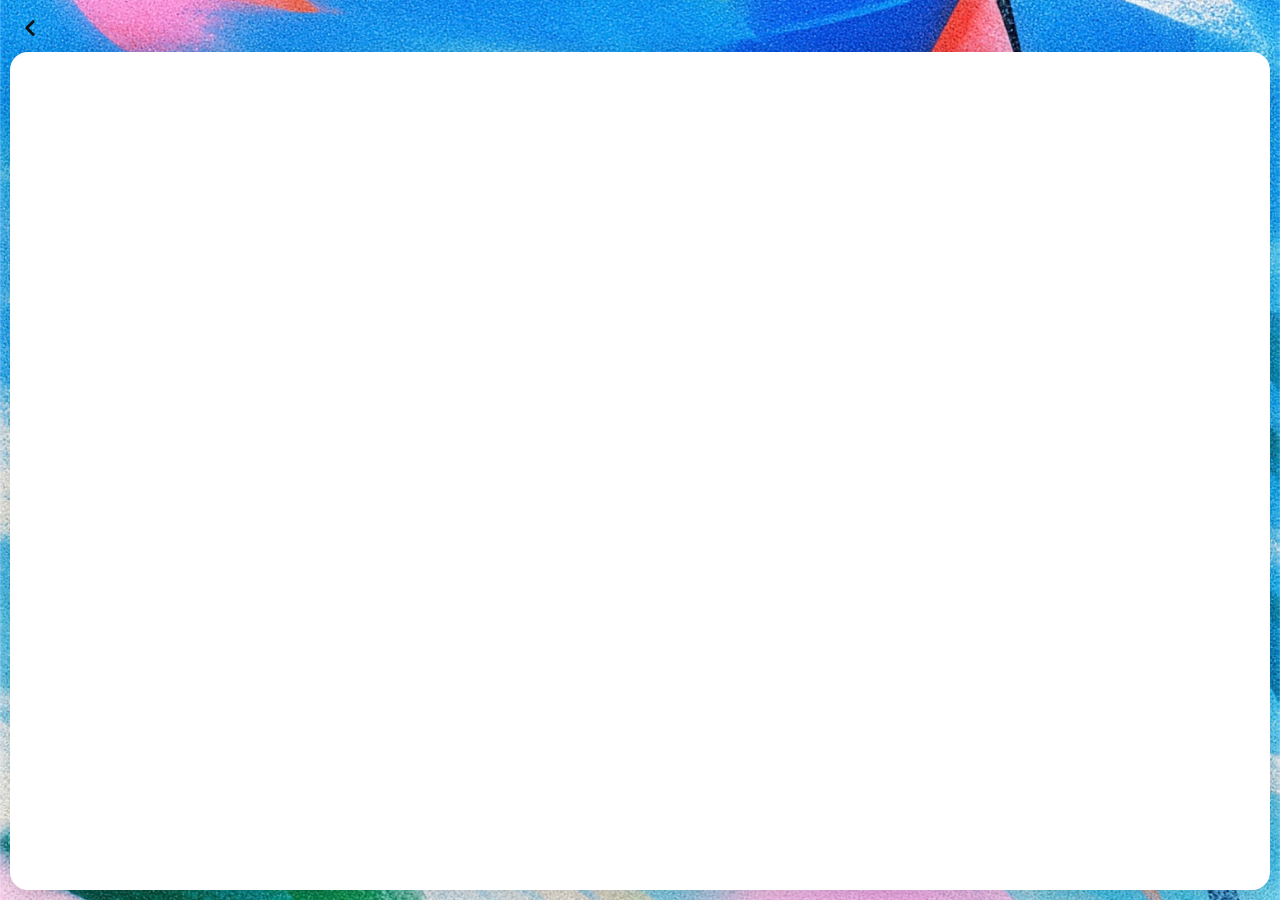
<file: news.html>
<!DOCTYPE html>
<html lang="fr">
<head>
    <meta charset="UTF-8">
    <meta name="viewport" content="width=device-width, initial-scale=1.0, viewport-fit=cover">
    <title>News — Festival Déclic</title>
    <meta name="theme-color" content="#3DA9E0">
    <link rel="preload" href="/assets/illu-cover.jpg" as="image">
    <style>
        * { margin: 0; padding: 0; box-sizing: border-box; }

        html, body {
            height: 100%;
            font-family: -apple-system, BlinkMacSystemFont, "Segoe UI", Roboto, sans-serif;
            color: #111;
        }

        body {
            min-height: 100vh;
            min-height: 100dvh;
            background: #3DA9E0 url('/assets/illu-cover.jpg') center / cover no-repeat fixed;
        }

        .back {
            position: fixed;
            top: calc(8px + env(safe-area-inset-top));
            left: 10px;
            z-index: 20;
            display: flex;
            align-items: center;
            justify-content: center;
            width: 40px;
            height: 40px;
            color: #111;
            text-decoration: none;
        }

        .back svg { width: 26px; height: 26px; display: block; }

        /* --- Embed plein écran : 10px gauche/bas/droite, dégagement en haut pour le chevron --- */
        #frame-wrap {
            position: fixed;
            top: calc(52px + env(safe-area-inset-top));
            right: 10px;
            bottom: 10px;
            left: 10px;
            border-radius: 18px;
            overflow: hidden;
            background: #fff;
            box-shadow: 0 10px 30px rgba(0, 0, 0, 0.18);
        }

        #frame-wrap iframe {
            display: block;
            width: 100%;
            height: 100%;
            border: 0;
        }
    </style>
</head>
<body>
    <a class="back" href="/" aria-label="Retour à l'accueil">
        <svg viewBox="0 0 24 24" fill="none" stroke="currentColor" stroke-width="2.5" stroke-linecap="round" stroke-linejoin="round" aria-hidden="true">
            <polyline points="15 18 9 12 15 6"></polyline>
        </svg>
    </a>

    <div id="frame-wrap">
        <iframe src="https://onestpret.notion.site/ebd/38786e57ca1b802ca37cf920031a26fd"
                allowfullscreen title="News — Festival Déclic"></iframe>
    </div>
</body>
</html>
</file>
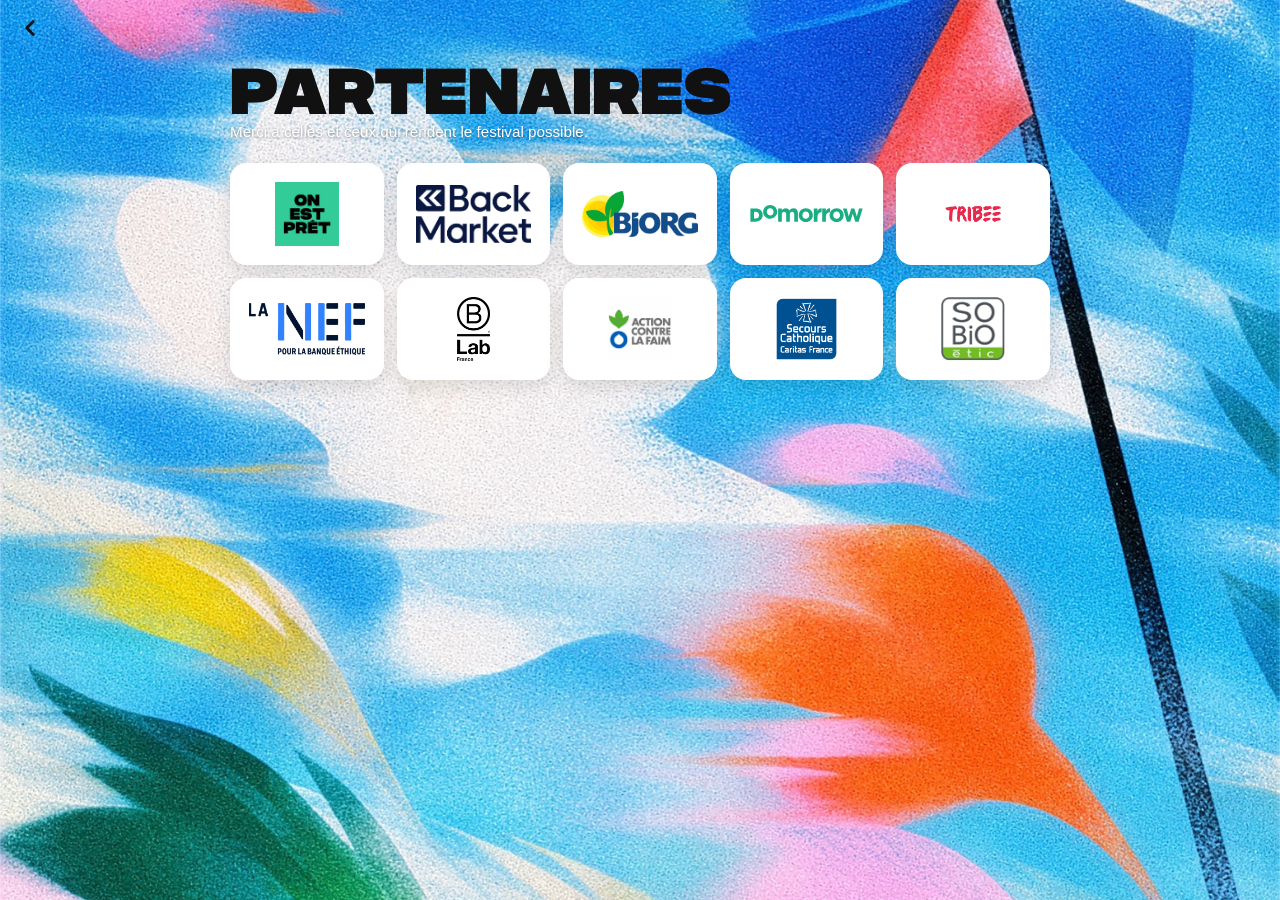
<file: partenaires.html>
<!DOCTYPE html>
<html lang="fr">
<head>
    <meta charset="UTF-8">
    <meta name="viewport" content="width=device-width, initial-scale=1.0, viewport-fit=cover">
    <title>Partenaires — Festival Déclic</title>
    <meta name="theme-color" content="#3DA9E0">
    <link rel="preload" href="/fonts/Folsom-Black.otf" as="font" type="font/otf" crossorigin>
    <link rel="preload" href="/assets/illu-cover.jpg" as="image">
    <style>
        @font-face {
            font-family: 'Folsom';
            src: url('/fonts/Folsom-Black.otf') format('opentype');
            font-display: swap;
        }

        * { margin: 0; padding: 0; box-sizing: border-box; }

        html, body {
            font-family: -apple-system, BlinkMacSystemFont, "Segoe UI", Roboto, sans-serif;
            color: #111;
        }

        body {
            min-height: 100vh;
            min-height: 100dvh;
            background: #3DA9E0 url('/assets/illu-cover.jpg') center / cover no-repeat fixed;
            padding: calc(56px + env(safe-area-inset-top)) clamp(10px, 3vw, 24px)
                     calc(24px + env(safe-area-inset-bottom));
        }

        .back {
            position: fixed;
            top: calc(8px + env(safe-area-inset-top));
            left: 10px;
            z-index: 20;
            display: flex;
            align-items: center;
            justify-content: center;
            width: 40px;
            height: 40px;
            color: #111;
            text-decoration: none;
        }

        .back svg { width: 26px; height: 26px; display: block; }

        .wrap { max-width: 820px; margin: 0 auto; }

        .page-title {
            font-family: 'Folsom', Impact, sans-serif;
            text-transform: uppercase;
            font-size: clamp(2.4rem, 9vw, 4rem);
            line-height: 0.9;
            color: #111;
            margin: 0.2rem 0 0.4rem;
        }

        .subtitle {
            color: #fff;
            font-size: 0.95rem;
            margin-bottom: 1.4rem;
            text-shadow: 0 1px 3px rgba(0, 0, 0, 0.4);
        }

        .grid {
            display: grid;
            grid-template-columns: repeat(auto-fill, minmax(150px, 1fr));
            gap: 0.8rem;
        }

        .logo {
            background: #fff;
            border-radius: 16px;
            aspect-ratio: 3 / 2;
            display: flex;
            align-items: center;
            justify-content: center;
            padding: 1.2rem;
            box-shadow: 0 6px 18px rgba(0, 0, 0, 0.12);
            transition: transform 0.15s, box-shadow 0.15s;
        }

        .logo:hover {
            transform: translateY(-3px);
            box-shadow: 0 10px 24px rgba(0, 0, 0, 0.2);
        }

        .logo img {
            max-width: 100%;
            max-height: 100%;
            object-fit: contain;
        }
    </style>
</head>
<body>
    <a class="back" href="/" aria-label="Retour à l'accueil">
        <svg viewBox="0 0 24 24" fill="none" stroke="currentColor" stroke-width="2.5" stroke-linecap="round" stroke-linejoin="round" aria-hidden="true">
            <polyline points="15 18 9 12 15 6"></polyline>
        </svg>
    </a>

    <div class="wrap">
        <h1 class="page-title">Partenaires</h1>
        <p class="subtitle">Merci à celles et ceux qui rendent le festival possible.</p>

        <div class="grid">
            <a class="logo" href="https://onestpret.com" target="_blank" rel="noopener" aria-label="On Est Prêt">
                <img src="/assets/partenaires/on-est-pret.png" alt="On Est Prêt" loading="lazy">
            </a>
            <a class="logo" href="https://www.backmarket.fr" target="_blank" rel="noopener" aria-label="Back Market">
                <img src="/assets/partenaires/backmarket.png" alt="Back Market" loading="lazy">
            </a>
            <a class="logo" href="https://www.bjorg.fr" target="_blank" rel="noopener" aria-label="Bjorg">
                <img src="/assets/partenaires/bjorg.png" alt="Bjorg" loading="lazy">
            </a>
            <a class="logo" href="https://domorrow.org" target="_blank" rel="noopener" aria-label="Domorrow">
                <img src="/assets/partenaires/domorrow.svg" alt="Domorrow" loading="lazy">
            </a>
            <a class="logo" href="https://tribee.fr" target="_blank" rel="noopener" aria-label="Tribee">
                <img src="/assets/partenaires/tribee.png" alt="Tribee" loading="lazy">
            </a>
            <a class="logo" href="https://www.lanef.com" target="_blank" rel="noopener" aria-label="La Nef">
                <img src="/assets/partenaires/nef.png" alt="La Nef" loading="lazy">
            </a>
            <a class="logo" href="https://www.bcorporation.fr" target="_blank" rel="noopener" aria-label="B Lab France">
                <img src="/assets/partenaires/b-lab-france.png" alt="B Lab France" loading="lazy">
            </a>
            <a class="logo" href="https://www.actioncontrelafaim.org" target="_blank" rel="noopener" aria-label="Action contre la Faim">
                <img src="/assets/partenaires/action-contre-la-faim.png" alt="Action contre la Faim" loading="lazy">
            </a>
            <a class="logo" href="https://www.secours-catholique.org" target="_blank" rel="noopener" aria-label="Secours Catholique – Caritas France">
                <img src="/assets/partenaires/secours-catholique.png" alt="Secours Catholique – Caritas France" loading="lazy">
            </a>
            <a class="logo" href="https://www.sobio-etic.com" target="_blank" rel="noopener" aria-label="So'Bio étic">
                <img src="/assets/partenaires/sobio-etic.webp" alt="So'Bio étic" loading="lazy">
            </a>
        </div>
    </div>
</body>
</html>
</file>
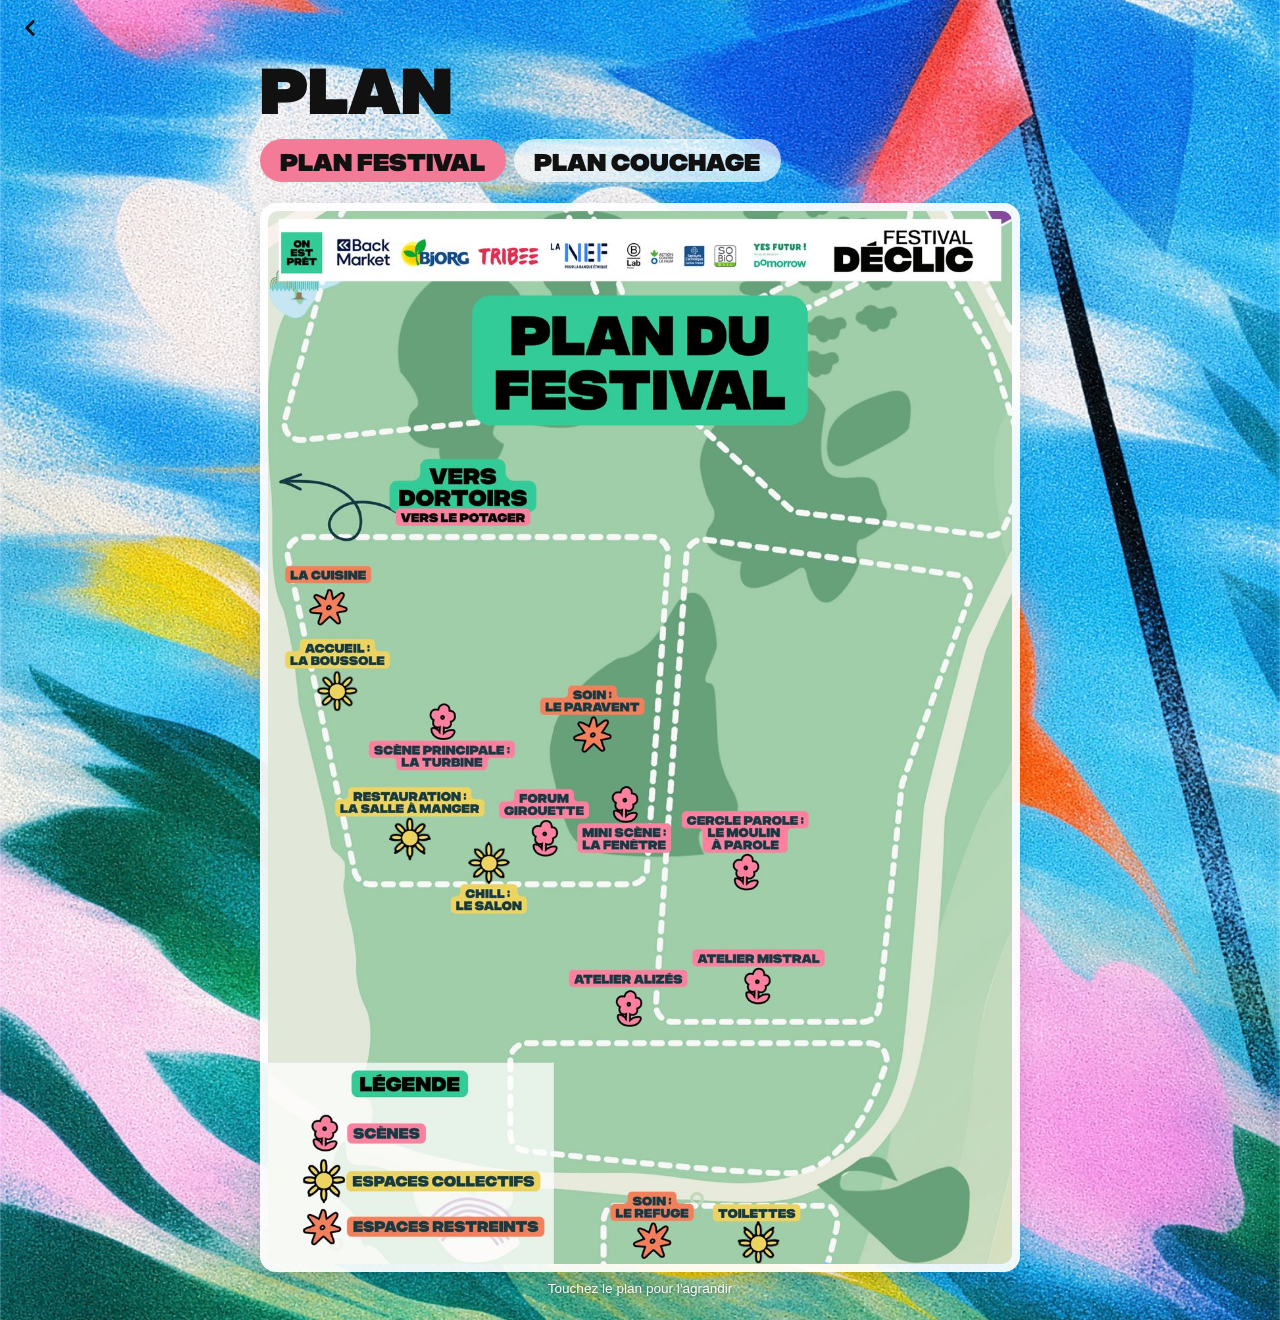
<file: plan.html>
<!DOCTYPE html>
<html lang="fr">
<head>
    <meta charset="UTF-8">
    <meta name="viewport" content="width=device-width, initial-scale=1.0, viewport-fit=cover">
    <title>Plan — Festival Déclic</title>
    <meta name="theme-color" content="#3DA9E0">
    <link rel="preload" href="/fonts/Folsom-Black.otf" as="font" type="font/otf" crossorigin>
    <link rel="preload" href="/assets/illu-cover.jpg" as="image">
    <style>
        @font-face {
            font-family: 'Folsom';
            src: url('/fonts/Folsom-Black.otf') format('opentype');
            font-display: swap;
        }

        * { margin: 0; padding: 0; box-sizing: border-box; }

        html, body {
            font-family: -apple-system, BlinkMacSystemFont, "Segoe UI", Roboto, sans-serif;
            color: #111;
        }

        body {
            min-height: 100vh;
            min-height: 100dvh;
            background: #3DA9E0 url('/assets/illu-cover.jpg') center / cover no-repeat fixed;
            padding: calc(56px + env(safe-area-inset-top)) clamp(10px, 3vw, 24px)
                     calc(24px + env(safe-area-inset-bottom));
        }

        .back {
            position: fixed;
            top: calc(8px + env(safe-area-inset-top));
            left: 10px;
            z-index: 20;
            display: flex;
            align-items: center;
            justify-content: center;
            width: 40px;
            height: 40px;
            color: #111;
            text-decoration: none;
        }

        .back svg { width: 26px; height: 26px; display: block; }

        .wrap { max-width: 760px; margin: 0 auto; }

        .page-title {
            font-family: 'Folsom', Impact, sans-serif;
            text-transform: uppercase;
            font-size: clamp(2.4rem, 9vw, 4rem);
            line-height: 0.9;
            color: #111;
            margin: 0.2rem 0 1.4rem;
        }

        .tabs {
            display: flex;
            gap: 0.5rem;
            flex-wrap: wrap;
            margin-bottom: 1.3rem;
        }

        .tab {
            font-family: 'Folsom', Impact, sans-serif;
            text-transform: uppercase;
            font-size: clamp(1rem, 4.2vw, 1.5rem);
            line-height: 1;
            padding: 0.4em 0.85em;
            border: 0;
            border-radius: 999px;
            cursor: pointer;
            background: rgba(255, 255, 255, 0.7);
            color: #111;
            transition: background 0.2s, transform 0.1s;
        }

        .tab:hover { background: rgba(255, 255, 255, 0.92); }
        .tab.active { background: #F47B97; color: #111; }
        .tab:active { transform: scale(0.97); }

        .panel { display: none; }
        .panel.active { display: block; }

        .plan {
            display: block;
            background: rgba(255, 255, 255, 0.92);
            border-radius: 16px;
            padding: 8px;
            box-shadow: 0 6px 18px rgba(0, 0, 0, 0.12);
        }

        .plan img {
            display: block;
            width: 100%;
            height: auto;
            border-radius: 10px;
        }

        .hint {
            margin-top: 0.6rem;
            text-align: center;
            font-size: 0.85rem;
            color: #fff;
            text-shadow: 0 1px 3px rgba(0, 0, 0, 0.4);
        }
    </style>
</head>
<body>
    <a class="back" href="/" aria-label="Retour à l'accueil">
        <svg viewBox="0 0 24 24" fill="none" stroke="currentColor" stroke-width="2.5" stroke-linecap="round" stroke-linejoin="round" aria-hidden="true">
            <polyline points="15 18 9 12 15 6"></polyline>
        </svg>
    </a>

    <div class="wrap">
        <h1 class="page-title">Plan</h1>

        <div class="tabs" role="tablist" aria-label="Plans du festival">
            <button class="tab active" role="tab" type="button" data-plan="festival" aria-selected="true">Plan festival</button>
            <button class="tab" role="tab" type="button" data-plan="couchage" aria-selected="false">Plan couchage</button>
        </div>

        <section class="panel active" role="tabpanel" data-plan="festival" aria-label="Plan du festival">
            <a class="plan" href="/assets/plan_festival.jpeg" target="_blank" rel="noopener">
                <img src="/assets/plan_festival.jpeg" alt="Plan du festival" width="1131" height="1600">
            </a>
            <p class="hint">Touchez le plan pour l'agrandir</p>
        </section>

        <section class="panel" role="tabpanel" data-plan="couchage" aria-label="Plan des couchages">
            <a class="plan" href="/assets/plan_couchage.jpeg" target="_blank" rel="noopener">
                <img src="/assets/plan_couchage.jpeg" alt="Plan des couchages" width="1131" height="1600" loading="lazy">
            </a>
            <p class="hint">Touchez le plan pour l'agrandir</p>
        </section>
    </div>

    <script>
        (function () {
            var tabs = [].slice.call(document.querySelectorAll(".tab"));
            var panels = [].slice.call(document.querySelectorAll(".panel"));

            function activate(plan) {
                tabs.forEach(function (t) {
                    var on = t.dataset.plan === plan;
                    t.classList.toggle("active", on);
                    t.setAttribute("aria-selected", on ? "true" : "false");
                });
                panels.forEach(function (p) {
                    p.classList.toggle("active", p.dataset.plan === plan);
                });
            }

            tabs.forEach(function (t) {
                t.addEventListener("click", function () { activate(t.dataset.plan); });
            });
        })();
    </script>
</body>
</html>
</file>
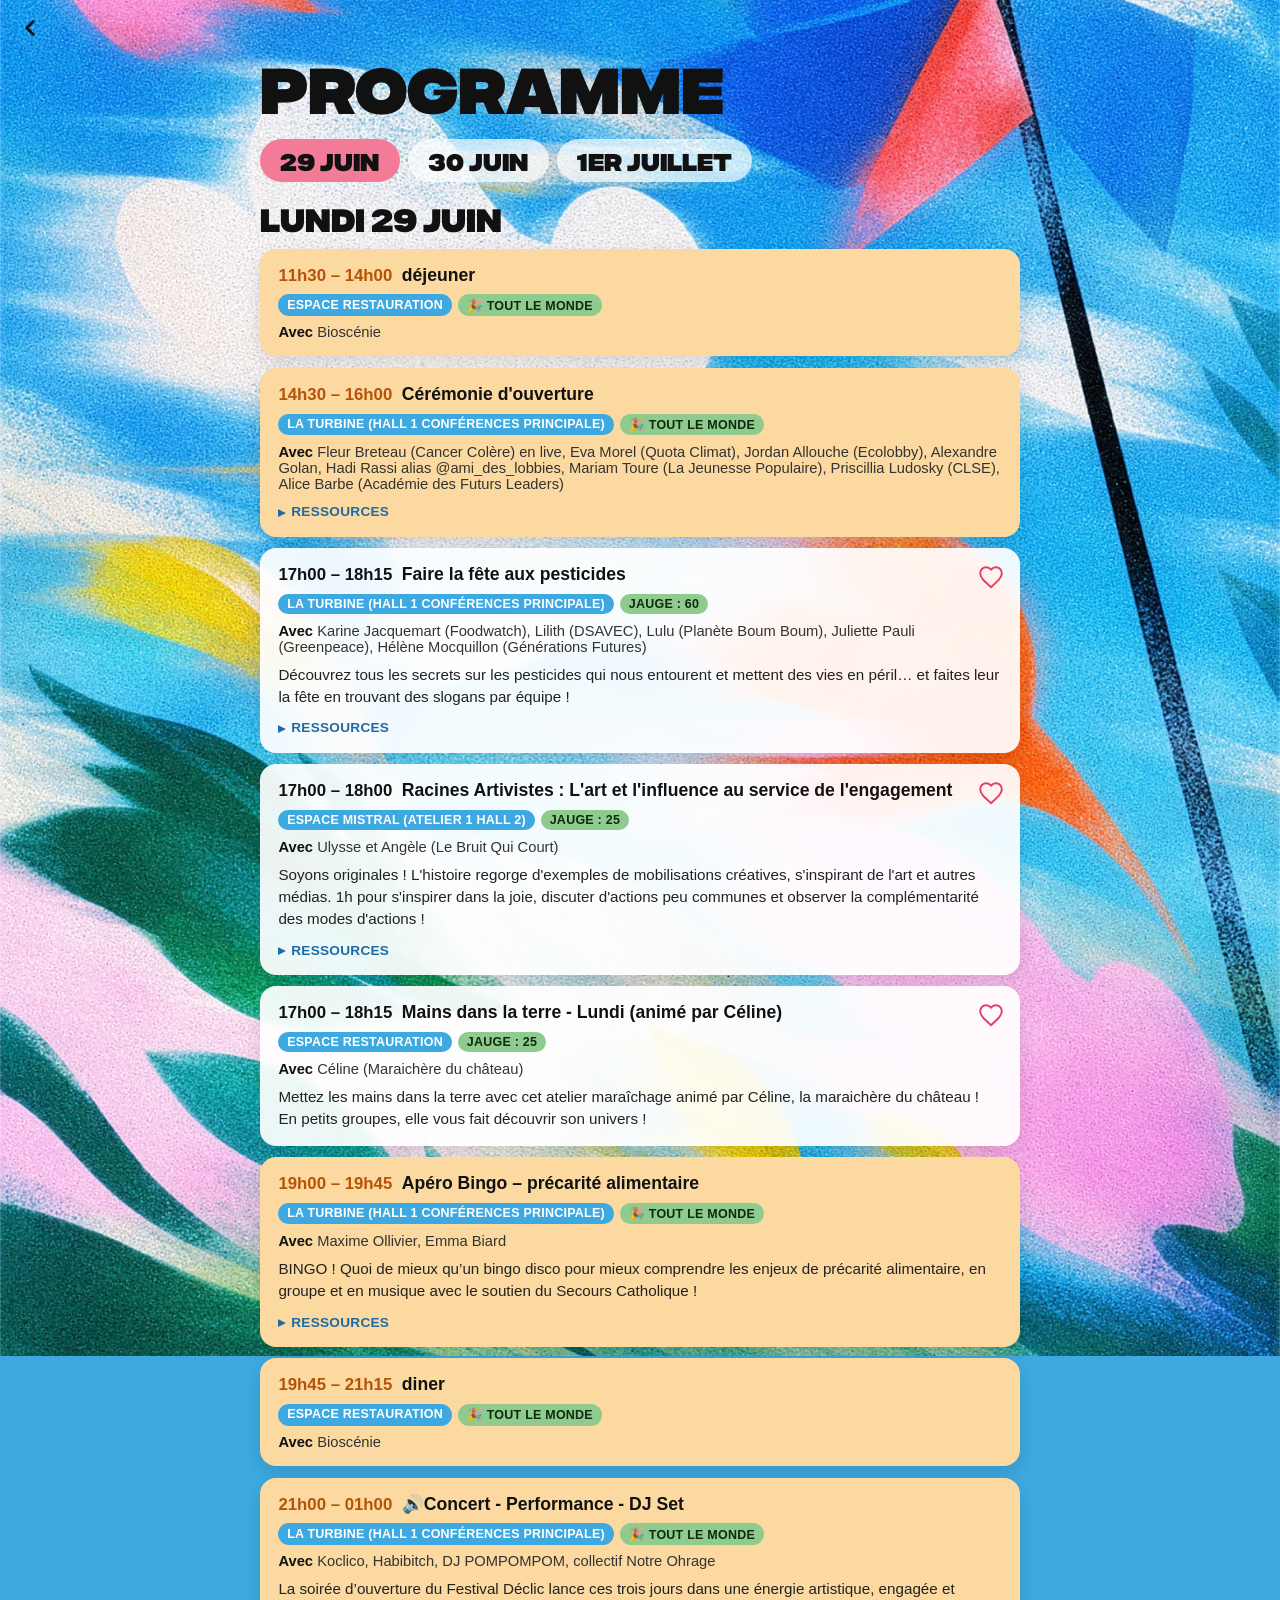
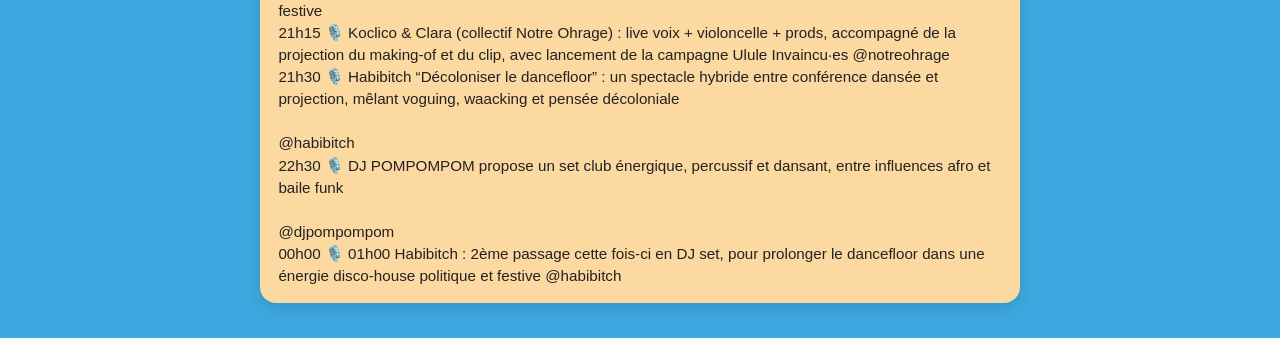
<file: programme.html>
<!DOCTYPE html>
<html lang="fr">
<head>
    <meta charset="UTF-8">
    <meta name="viewport" content="width=device-width, initial-scale=1.0, viewport-fit=cover">
    <title>Programme — Festival Déclic</title>
    <meta name="theme-color" content="#3DA9E0">
    <meta name="description" content="Programme du Festival Déclic 2026 — 48 activités.">
    <!-- Page générée par scripts/build-programme.mjs — ne pas éditer à la main. -->
    <!-- Dernière génération : 2026-07-02T19:04:47.349Z -->
    <link rel="preload" href="/fonts/Folsom-Black.otf" as="font" type="font/otf" crossorigin>
    <link rel="preload" href="/assets/illu-cover.jpg" as="image">
    <style>
        @font-face {
            font-family: 'Folsom';
            src: url('/fonts/Folsom-Black.otf') format('opentype');
            font-display: swap;
        }

        * { margin: 0; padding: 0; box-sizing: border-box; }

        html, body {
            font-family: -apple-system, BlinkMacSystemFont, "Segoe UI", Roboto, sans-serif;
            color: #111;
        }

        body {
            min-height: 100vh;
            min-height: 100dvh;
            background: #3DA9E0 url('/assets/illu-cover.jpg') center / cover no-repeat fixed;
            padding: calc(56px + env(safe-area-inset-top)) clamp(10px, 3vw, 24px)
                     calc(24px + env(safe-area-inset-bottom));
        }

        .back {
            position: fixed;
            top: calc(8px + env(safe-area-inset-top));
            left: 10px;
            z-index: 20;
            display: flex;
            align-items: center;
            justify-content: center;
            width: 40px;
            height: 40px;
            color: #111;
            text-decoration: none;
        }

        .back svg { width: 26px; height: 26px; display: block; }

        .wrap { max-width: 760px; margin: 0 auto; }

        .page-title {
            font-family: 'Folsom', Impact, sans-serif;
            text-transform: uppercase;
            font-size: clamp(2.4rem, 9vw, 4rem);
            line-height: 0.9;
            color: #111;
            margin: 0.2rem 0 1.4rem;
        }

        .state {
            background: rgba(255, 255, 255, 0.85);
            border-radius: 16px;
            padding: 1.5rem;
            text-align: center;
            font-size: 1rem;
            color: #333;
        }

        .tabs {
            display: flex;
            gap: 0.5rem;
            flex-wrap: wrap;
            margin-bottom: 1.3rem;
        }

        .tab {
            font-family: 'Folsom', Impact, sans-serif;
            text-transform: uppercase;
            font-size: clamp(1rem, 4.2vw, 1.5rem);
            line-height: 1;
            padding: 0.4em 0.85em;
            border: 0;
            border-radius: 999px;
            cursor: pointer;
            background: rgba(255, 255, 255, 0.7);
            color: #111;
            transition: background 0.2s, transform 0.1s;
        }

        .tab:hover { background: rgba(255, 255, 255, 0.92); }
        .tab.active { background: #F47B97; color: #111; }
        .tab:active { transform: scale(0.97); }

        .panel { display: none; }
        .panel.active { display: block; }

        .day {
            font-family: 'Folsom', Impact, sans-serif;
            text-transform: uppercase;
            font-size: clamp(1.4rem, 5vw, 2rem);
            color: #111;
            margin: 0 0 0.9rem;
        }

        .card {
            position: relative;
            background: rgba(255, 255, 255, 0.92);
            backdrop-filter: blur(2px);
            border-radius: 16px;
            padding: 1rem 1.15rem;
            margin-bottom: 0.7rem;
            box-shadow: 0 6px 18px rgba(0, 0, 0, 0.12);
            transition: background 0.2s;
        }

        .card.highlight { background: #FBD9A0; }
        .card.highlight .time { color: #B5530A; }
        .card.liked { background: #F9CEDA; }

        .like {
            position: absolute;
            top: 0.7rem;
            right: 0.7rem;
            width: 36px;
            height: 36px;
            padding: 5px;
            border: 0;
            background: transparent;
            cursor: pointer;
            -webkit-tap-highlight-color: transparent;
        }

        .like svg {
            width: 100%;
            height: 100%;
            display: block;
            fill: none;
            stroke: #E23E6A;
            stroke-width: 1.8;
            transition: fill 0.15s, transform 0.1s;
        }

        .like:hover svg { fill: rgba(226, 62, 106, 0.18); }
        .like:active svg { transform: scale(0.85); }
        .card.liked .like svg { fill: #E23E6A; stroke: #E23E6A; }

        .card-head {
            display: flex;
            align-items: baseline;
            gap: 0.6rem;
            flex-wrap: wrap;
            padding-right: 2.4rem;
        }

        .time {
            font-weight: 800;
            font-size: 1.05rem;
            color: #111;
            font-variant-numeric: tabular-nums;
            white-space: nowrap;
        }

        .card-title {
            font-weight: 700;
            font-size: 1.1rem;
            line-height: 1.2;
            flex: 1 1 auto;
        }

        .badges { display: flex; flex-wrap: wrap; gap: 0.4rem; margin-top: 0.55rem; }

        .badge {
            font-size: 0.78rem;
            font-weight: 700;
            letter-spacing: 0.02em;
            text-transform: uppercase;
            padding: 0.25em 0.7em;
            border-radius: 999px;
            white-space: nowrap;
        }

        .badge.espace { background: #3DA9E0; color: #fff; }
        .badge.jauge { background: #8FCB8F; color: #0d2a0d; }

        .intervenants { margin-top: 0.55rem; font-size: 0.92rem; color: #333; }
        .intervenants b { color: #111; }

        .desc {
            margin-top: 0.55rem;
            font-size: 0.95rem;
            line-height: 1.45;
            color: #222;
            white-space: pre-line;
        }

        .ressources { margin-top: 0.7rem; }
        .ressources summary {
            cursor: pointer;
            font-weight: 800;
            font-size: 0.85rem;
            text-transform: uppercase;
            letter-spacing: 0.02em;
            color: #1f6aa5;
            list-style: none;
            display: inline-flex;
            align-items: center;
            gap: 0.35rem;
        }
        .ressources summary::-webkit-details-marker { display: none; }
        .ressources summary::before {
            content: "▸";
            transition: transform 0.15s;
            display: inline-block;
        }
        .ressources[open] summary::before { transform: rotate(90deg); }
        .ressources-body {
            margin-top: 0.4rem;
            font-size: 0.9rem;
            line-height: 1.5;
            color: #222;
        }
        .ressources-body a { color: #1f6aa5; font-weight: 600; word-break: break-word; }
        .ressources-body a:hover { text-decoration: underline; }
    </style>
</head>
<body>
    <a class="back" href="/" aria-label="Retour à l'accueil">
        <svg viewBox="0 0 24 24" fill="none" stroke="currentColor" stroke-width="2.5" stroke-linecap="round" stroke-linejoin="round" aria-hidden="true">
            <polyline points="15 18 9 12 15 6"></polyline>
        </svg>
    </a>

    <div class="wrap">
        <h1 class="page-title">Programme</h1>
        <div class="tabs" role="tablist" aria-label="Jours du festival">
          <button class="tab active" role="tab" type="button" data-day="2026-06-29" aria-selected="true">29 juin</button>
          <button class="tab" role="tab" type="button" data-day="2026-06-30" aria-selected="false">30 juin</button>
          <button class="tab" role="tab" type="button" data-day="2026-07-01" aria-selected="false">1er juillet</button>
        </div>
        <section class="panel active" role="tabpanel" data-day="2026-06-29" aria-label="Lundi 29 juin">
          <h2 class="day">Lundi 29 juin</h2>
        <article class="card highlight" data-id="38e86e57-ca1b-8035-b564-cbd93bd4558b">
          <div class="card-head">
            <span class="time">11h30 – 14h00</span>
            <span class="card-title">déjeuner</span>
          </div>
          <div class="badges">
            <span class="badge espace">Espace restauration</span>
            <span class="badge jauge">🎉 tout le monde</span>
          </div>
          <p class="intervenants"><b>Avec</b> Bioscénie</p>
        </article>
        <article class="card highlight" data-id="36586e57-ca1b-8068-b38e-d40647583e26">
          <div class="card-head">
            <span class="time">14h30 – 16h00</span>
            <span class="card-title">Cérémonie d'ouverture</span>
          </div>
          <div class="badges">
            <span class="badge espace">La Turbine (Hall 1 Conférences principale)</span>
            <span class="badge jauge">🎉 tout le monde</span>
          </div>
          <p class="intervenants"><b>Avec</b> Fleur Breteau (Cancer Colère) en live, Eva Morel (Quota Climat), Jordan Allouche (Ecolobby), Alexandre Golan, Hadi Rassi alias @ami_des_lobbies, Mariam Toure (La Jeunesse Populaire), Priscillia Ludosky (CLSE), Alice Barbe (Académie des Futurs Leaders)</p>
          <details class="ressources">
            <summary>Ressources</summary>
            <div class="ressources-body">Alice Barbe (Académie des Futurs Leaders)<br>  • Instagram : <a href="https://www.instagram.com/barbe_alice/?hl=fr" target="_blank" rel="noopener">@barbe_alice</a> / <a href="https://www.instagram.com/academiedesfutursleaders/?hl=fr" target="_blank" rel="noopener">@academiedesfutursleaders</a><br><br>Priscillia Ludosky (CLSE)<br>  • Instagram : <a href="https://www.instagram.com/priscillia_ludosky/?hl=fr" target="_blank" rel="noopener">@priscillia_ludosky</a> / <a href="https://www.instagram.com/clse_sommetlakou/?hl=fr" target="_blank" rel="noopener">@clse_sommetlakou</a><br><br>Mariam Toure<br>  • Instagram : <a href="https://www.instagram.com/lajeunessepopulaire/?hl=fr" target="_blank" rel="noopener">@lajeunessepopulaire</a> / <a href="https://www.instagram.com/moimariamtoure/?hl=fr" target="_blank" rel="noopener">@moimariamtoure</a><br><br>Cancer Colère<br>- Instagram : <a href="https://www.instagram.com/cancercolere/?hl=fr" target="_blank" rel="noopener">@cancercolere</a><br>- Site web : <a href="https://cancercolere.org/" target="_blank" rel="noopener">https://cancercolere.org</a><br><br>Eva Morel (Quota Climat)<br>  • Instagram : <a href="https://www.instagram.com/quotaclimat/?hl=fr" target="_blank" rel="noopener">@quotaclimat</a><br>  • <a href="https://www.linkedin.com/company/quotaclimat/posts/?feedView=all" target="_blank" rel="noopener">Linkedin de Quota Climat</a><br>  • <a href="https://www.linkedin.com/in/eva-morel-39bb0aaa/" target="_blank" rel="noopener">Linkedin d’Eva</a><br><br>Hadi Rassi – Ami des Lobbies<br>Instagram : <a href="https://www.instagram.com/ami_des_lobbies/?hl=fr" target="_blank" rel="noopener">@ami_des_lobbies</a><br><br>Jordan Allouche (Ecolobby)<br>  • <a href="https://antidote-le-jeu.net/" target="_blank" rel="noopener">Le jeu</a><br>  • <a href="https://www.instagram.com/reel/DZmH-phIH4D/?utm_source=ig_web_copy_link&amp;igsh=MzRlODBiNWFlZA%3D%3D" target="_blank" rel="noopener">Vidéo de présentation du jeu</a><br>  • <a href="https://www.linkedin.com/in/jordan-allouche/" target="_blank" rel="noopener">Profil Linkedin</a><br><br>Alexandre Golan<br><a href="https://www.linkedin.com/in/alexandre-golan-158431134/" target="_blank" rel="noopener">Linkedin</a></div>
          </details>
        </article>
        <article class="card" data-id="38886e57-ca1b-80c8-9699-ee8eb15132c0">
          <button class="like" type="button" aria-pressed="false" aria-label="Ajouter à mes favoris">
            <svg viewBox="0 0 24 24" aria-hidden="true"><path d="M12 21.35l-1.45-1.32C5.4 15.36 2 12.28 2 8.5 2 5.42 4.42 3 7.5 3c1.74 0 3.41.81 4.5 2.09C13.09 3.81 14.76 3 16.5 3 19.58 3 22 5.42 22 8.5c0 3.78-3.4 6.86-8.55 11.54L12 21.35z"/></svg>
          </button>
          <div class="card-head">
            <span class="time">17h00 – 18h15</span>
            <span class="card-title">Faire la fête aux pesticides</span>
          </div>
          <div class="badges">
            <span class="badge espace">La Turbine (Hall 1 Conférences principale)</span>
            <span class="badge jauge">Jauge : 60</span>
          </div>
          <p class="intervenants"><b>Avec</b> Karine Jacquemart (Foodwatch), Lilith (DSAVEC), Lulu (Planète Boum Boum), Juliette Pauli (Greenpeace), Hélène Mocquillon (Générations Futures)</p>
          <p class="desc">Découvrez tous les secrets sur les pesticides qui nous entourent et mettent des vies en péril… et faites leur la fête en trouvant des slogans par équipe !</p>
          <details class="ressources">
            <summary>Ressources</summary>
            <div class="ressources-body">DSAVEC<br>  • Instagram : <a href="https://www.instagram.com/contact.dsavec/?hl=fr" target="_blank" rel="noopener">@contact.dsavec</a> et <a href="https://www.instagram.com/we.are.lilith.chacha/?hl=fr" target="_blank" rel="noopener">@we.are.lilith.chacha</a><br><br>Foodwatch<br>  • Instagram : <a href="https://www.instagram.com/foodwatchfr/?hl=fr" target="_blank" rel="noopener">@foodwatchfr</a><br>  • Site web : <a href="https://www.foodwatch.org/fr/sinformer/nos-campagnes/alimentation-et-sante/malbouffe/exigeons-100-aliments-bons-pour-la-sante-a-prix-coutant-dans-les-supermarches" target="_blank" rel="noopener">Pétition 100 aliments bons pour la santé à prix coûtant</a><br><br>Générations Futures<br>  • Instagram : <a href="https://www.instagram.com/generationsfutures_/?hl=fr" target="_blank" rel="noopener">@generationsfutures_</a><br>  • Site web : <a href="https://www.generations-futures.fr/" target="_blank" rel="noopener">generations-futures.fr</a><br><br>Greenpeace<br>- Instagram : <a href="https://www.instagram.com/greenpeace_france/?hl=fr" target="_blank" rel="noopener">@greenpeace_france</a><br>- Site web : <a href="https://www.greenpeace.fr/" target="_blank" rel="noopener">greenpeace.fr</a><br><br>Planète BoomBoom<br>- Instagram : <a href="https://www.instagram.com/planeteboumboum/?hl=fr" target="_blank" rel="noopener">@planeteboumboum</a><br>  • <a href="https://linktr.ee/planeteboumboum?utm_source=ig&amp;utm_medium=social&amp;utm_content=link_in_bio&amp;fbclid=PAZXh0bgNhZW0CMTEAc3J0YwZhcHBfaWQPOTM2NjE5NzQzMzkyNDU5AAGnb5ZMGsQegylskCpi1yQHhiy9ijEvHV6vs7dRRFhxD7jkEewUrXeMKJk-1gw_aem_K_zfJ2QPluc1-JDqXmV_NQ" target="_blank" rel="noopener">Écouter leurs actualités musicales</a></div>
          </details>
        </article>
        <article class="card" data-id="36586e57-ca1b-80e5-affc-ce19cfd8cf06">
          <button class="like" type="button" aria-pressed="false" aria-label="Ajouter à mes favoris">
            <svg viewBox="0 0 24 24" aria-hidden="true"><path d="M12 21.35l-1.45-1.32C5.4 15.36 2 12.28 2 8.5 2 5.42 4.42 3 7.5 3c1.74 0 3.41.81 4.5 2.09C13.09 3.81 14.76 3 16.5 3 19.58 3 22 5.42 22 8.5c0 3.78-3.4 6.86-8.55 11.54L12 21.35z"/></svg>
          </button>
          <div class="card-head">
            <span class="time">17h00 – 18h00</span>
            <span class="card-title">Racines Artivistes : L'art et l'influence au service de l'engagement</span>
          </div>
          <div class="badges">
            <span class="badge espace">Espace Mistral (Atelier 1 Hall 2)</span>
            <span class="badge jauge">Jauge : 25</span>
          </div>
          <p class="intervenants"><b>Avec</b> Ulysse et Angèle (Le Bruit Qui Court)</p>
          <p class="desc">Soyons originales ! L'histoire regorge d'exemples de mobilisations créatives, s'inspirant de l'art et autres médias. 1h pour s'inspirer dans la joie, discuter d'actions peu communes et observer la complémentarité des modes d'actions !</p>
          <details class="ressources">
            <summary>Ressources</summary>
            <div class="ressources-body">Instagram : <br><a href="https://www.instagram.com/lebruitqui_court/?hl=fr" target="_blank" rel="noopener">@lebruitqui_court</a></div>
          </details>
        </article>
        <article class="card" data-id="36586e57-ca1b-80d3-84f4-e7fd267204c7">
          <button class="like" type="button" aria-pressed="false" aria-label="Ajouter à mes favoris">
            <svg viewBox="0 0 24 24" aria-hidden="true"><path d="M12 21.35l-1.45-1.32C5.4 15.36 2 12.28 2 8.5 2 5.42 4.42 3 7.5 3c1.74 0 3.41.81 4.5 2.09C13.09 3.81 14.76 3 16.5 3 19.58 3 22 5.42 22 8.5c0 3.78-3.4 6.86-8.55 11.54L12 21.35z"/></svg>
          </button>
          <div class="card-head">
            <span class="time">17h00 – 18h15</span>
            <span class="card-title">Mains dans la terre - Lundi (animé par Céline)</span>
          </div>
          <div class="badges">
            <span class="badge espace">Espace restauration</span>
            <span class="badge jauge">Jauge : 25</span>
          </div>
          <p class="intervenants"><b>Avec</b> Céline (Maraichère du château)</p>
          <p class="desc">Mettez les mains dans la terre avec cet atelier maraîchage animé par Céline, la maraichère  du château ! En petits groupes, elle vous fait découvrir son univers !</p>
        </article>
        <article class="card highlight" data-id="36586e57-ca1b-80e0-aa1d-e39a4b497f58">
          <div class="card-head">
            <span class="time">19h00 – 19h45</span>
            <span class="card-title">Apéro Bingo – précarité alimentaire</span>
          </div>
          <div class="badges">
            <span class="badge espace">La Turbine (Hall 1 Conférences principale)</span>
            <span class="badge jauge">🎉 tout le monde</span>
          </div>
          <p class="intervenants"><b>Avec</b> Maxime Ollivier, Emma Biard</p>
          <p class="desc">BINGO ! Quoi de mieux qu’un bingo disco pour mieux comprendre les enjeux de précarité alimentaire, en groupe et en musique avec le soutien du Secours Catholique !</p>
          <details class="ressources">
            <summary>Ressources</summary>
            <div class="ressources-body">Site web : <a href="https://www.secours-catholique.org/nos-actions/alimentation-digne" target="_blank" rel="noopener">Accès digne à l’alimentation</a></div>
          </details>
        </article>
        <article class="card highlight" data-id="38e86e57-ca1b-805b-9476-d84e7094263a">
          <div class="card-head">
            <span class="time">19h45 – 21h15</span>
            <span class="card-title">diner</span>
          </div>
          <div class="badges">
            <span class="badge espace">Espace restauration</span>
            <span class="badge jauge">🎉 tout le monde</span>
          </div>
          <p class="intervenants"><b>Avec</b> Bioscénie</p>
        </article>
        <article class="card highlight" data-id="38d86e57-ca1b-80e9-b525-eb2426911898">
          <div class="card-head">
            <span class="time">21h00 – 01h00</span>
            <span class="card-title">🔊Concert - Performance - DJ Set</span>
          </div>
          <div class="badges">
            <span class="badge espace">La Turbine (Hall 1 Conférences principale)</span>
            <span class="badge jauge">🎉 tout le monde</span>
          </div>
          <p class="intervenants"><b>Avec</b> Koclico, Habibitch, DJ POMPOMPOM, collectif Notre Ohrage</p>
          <p class="desc">La soirée d’ouverture du Festival Déclic lance ces trois jours dans une énergie artistique, engagée et festive
21h15 🎙️ Koclico &amp; Clara (collectif Notre Ohrage) : live voix + violoncelle + prods, accompagné de la projection du making-of et du clip, avec lancement de la campagne Ulule Invaincu·es                               @notreohrage
21h30 🎙️  Habibitch  “Décoloniser le dancefloor” : un spectacle hybride entre conférence dansée et projection, mêlant voguing, waacking et pensée décoloniale

@habibitch
22h30 🎙️ DJ POMPOMPOM propose un set club énergique, percussif et dansant, entre influences afro et baile funk

@djpompompom
00h00 🎙️ 01h00  Habibitch : 2ème passage cette fois-ci en DJ set, pour prolonger le dancefloor dans une énergie disco-house politique et festive @habibitch</p>
        </article>
        </section>
        <section class="panel" role="tabpanel" data-day="2026-06-30" aria-label="Mardi 30 juin">
          <h2 class="day">Mardi 30 juin</h2>
        <article class="card highlight" data-id="38e86e57-ca1b-801a-9787-ea531d7e106d">
          <div class="card-head">
            <span class="time">08h30 – 10h00</span>
            <span class="card-title">petit dej</span>
          </div>
          <div class="badges">
            <span class="badge espace">Espace restauration</span>
            <span class="badge jauge">🎉 tout le monde</span>
          </div>
          <p class="intervenants"><b>Avec</b> Bioscénie</p>
        </article>
        <article class="card" data-id="38986e57-ca1b-8083-835b-d6a206f52174">
          <button class="like" type="button" aria-pressed="false" aria-label="Ajouter à mes favoris">
            <svg viewBox="0 0 24 24" aria-hidden="true"><path d="M12 21.35l-1.45-1.32C5.4 15.36 2 12.28 2 8.5 2 5.42 4.42 3 7.5 3c1.74 0 3.41.81 4.5 2.09C13.09 3.81 14.76 3 16.5 3 19.58 3 22 5.42 22 8.5c0 3.78-3.4 6.86-8.55 11.54L12 21.35z"/></svg>
          </button>
          <div class="card-head">
            <span class="time">10h00 – 11h00</span>
            <span class="card-title">Mains dans la terre - mardi matin (animé par Ophélie)</span>
          </div>
          <div class="badges">
            <span class="badge espace">Espace restauration</span>
            <span class="badge jauge">Jauge : 25</span>
          </div>
          <p class="intervenants"><b>Avec</b> Ophélie Damblé alias  @ophelietamerenature</p>
          <p class="desc">Mettez les mains dans la terre avec cet atelier maraîchage animé par @ophélietamèrenature, aussi experte en pépinières qu’en réseaux sociaux !</p>
          <details class="ressources">
            <summary>Ressources</summary>
            <div class="ressources-body">site : <a href="https://www.tamerenature.com/" target="_blank" rel="noopener">Accueil | Ta Mère Nature</a>    insta : <a href="https://www.instagram.com/ophelietamerenature/" target="_blank" rel="noopener">Ophélie - Ta Mère Nature (@ophelietamerenature) • Photos et vidéos Instagram</a></div>
          </details>
        </article>
        <article class="card" data-id="37286e57-ca1b-8001-8cc9-c425e6d75587">
          <button class="like" type="button" aria-pressed="false" aria-label="Ajouter à mes favoris">
            <svg viewBox="0 0 24 24" aria-hidden="true"><path d="M12 21.35l-1.45-1.32C5.4 15.36 2 12.28 2 8.5 2 5.42 4.42 3 7.5 3c1.74 0 3.41.81 4.5 2.09C13.09 3.81 14.76 3 16.5 3 19.58 3 22 5.42 22 8.5c0 3.78-3.4 6.86-8.55 11.54L12 21.35z"/></svg>
          </button>
          <div class="card-head">
            <span class="time">10h00 – 11h00</span>
            <span class="card-title">Féministes à l'ère de la censure - comment se faire entendre quand on nous réduit au silence ?</span>
          </div>
          <div class="badges">
            <span class="badge espace">Espace Mistral (Atelier 1 Hall 2)</span>
            <span class="badge jauge">Jauge : 30</span>
          </div>
          <p class="intervenants"><b>Avec</b> Anne-Cécile Mailfert (Fondation des femmes)</p>
          <p class="desc">Sur les réseaux sociaux, les féministes dépendent de plateformes qui nous censurent : shadowban, censure des contenus, algorithmes qui freinent la viralisation des mobilisations. Comment, malgré tout, faire campagne, porter des affaires comme celle de Lyhanna et construire des luttes collectives ?</p>
          <details class="ressources">
            <summary>Ressources</summary>
            <div class="ressources-body">Site web : <a href="https://fondationdesfemmes.org/" target="_blank" rel="noopener">Fondation des Femmes</a><br>Instagram : <a href="https://www.instagram.com/fondationdesfemmes/?hl=fr" target="_blank" rel="noopener">@fondationdesfemmes</a></div>
          </details>
        </article>
        <article class="card" data-id="36586e57-ca1b-8013-97e6-ef9d8fe21d64">
          <button class="like" type="button" aria-pressed="false" aria-label="Ajouter à mes favoris">
            <svg viewBox="0 0 24 24" aria-hidden="true"><path d="M12 21.35l-1.45-1.32C5.4 15.36 2 12.28 2 8.5 2 5.42 4.42 3 7.5 3c1.74 0 3.41.81 4.5 2.09C13.09 3.81 14.76 3 16.5 3 19.58 3 22 5.42 22 8.5c0 3.78-3.4 6.86-8.55 11.54L12 21.35z"/></svg>
          </button>
          <div class="card-head">
            <span class="time">10h00 – 11h00</span>
            <span class="card-title">Qui sont les responsables de notre empoisonnement ?</span>
          </div>
          <div class="badges">
            <span class="badge espace">La Turbine (Hall 1 Conférences principale)</span>
            <span class="badge jauge">Jauge : 25</span>
          </div>
          <p class="intervenants"><b>Avec</b> Les Soulèvements de la Terre, Confédération paysanne, Cancer Colère</p>
          <p class="desc">Face à l’impunité des firmes de l’agrochimie, une composition d’organisations appelle à bloquer, occuper et désarmer les sites de production de pesticides responsables de l’empoisonnement généralisé.</p>
          <details class="ressources">
            <summary>Ressources</summary>
            <div class="ressources-body">Les Soulèvements de la Terre <br>  • Site web : <a href="https://lessoulevementsdelaterre.org/" target="_blank" rel="noopener">lessoulevementsdelaterre.org</a><br>  • Instagram : <a href="https://www.instagram.com/soulevements.de.la.terre/?hl=fr" target="_blank" rel="noopener">@soulevements.de.la.terre</a><br><br>Confédération Paysanne <br>  • Site web : <a href="https://www.confederationpaysanne.fr/" target="_blank" rel="noopener">confederationpaysanne.fr</a><br>  • <a href="https://www.instagram.com/conf.paysanne.nationale/?hl=fr" target="_blank" rel="noopener">@conf.paysanne.nationale</a><br><br>Cancer Colère<br>  • Site web : <a href="https://cancercolere.org/" target="_blank" rel="noopener">https://cancercolere.org<br></a>  • Instagram : <a href="https://www.instagram.com/cancercolere/?hl=fr" target="_blank" rel="noopener">@cancercolere</a></div>
          </details>
        </article>
        <article class="card" data-id="36586e57-ca1b-8042-848f-e6c35b396f0b">
          <button class="like" type="button" aria-pressed="false" aria-label="Ajouter à mes favoris">
            <svg viewBox="0 0 24 24" aria-hidden="true"><path d="M12 21.35l-1.45-1.32C5.4 15.36 2 12.28 2 8.5 2 5.42 4.42 3 7.5 3c1.74 0 3.41.81 4.5 2.09C13.09 3.81 14.76 3 16.5 3 19.58 3 22 5.42 22 8.5c0 3.78-3.4 6.86-8.55 11.54L12 21.35z"/></svg>
          </button>
          <div class="card-head">
            <span class="time">10h00 – 11h00</span>
            <span class="card-title">Santé mentale, on en parle</span>
          </div>
          <div class="badges">
            <span class="badge espace">Moulin à paroles (Cercles de paroles)</span>
            <span class="badge jauge">Jauge : 20</span>
          </div>
          <p class="intervenants"><b>Avec</b> Laura-Jane Gautier (genpsy)</p>
          <p class="desc">Créer du contenu, c’est fantastique… mais c’est aussi parfois épuisant, surtout face aux enjeux actuels.
Ce cercle de parole est un espace confidentiel et bienveillant pour déposer vos doutes, vos peurs et tout ce qui vous traverse. 
Pas de jugement, pas non plus d’obligation de parler. Juste un moment pour se retrouver entre créateur·ices de contenu.</p>
        </article>
        <article class="card" data-id="36586e57-ca1b-8039-bb09-e22e0b776105">
          <button class="like" type="button" aria-pressed="false" aria-label="Ajouter à mes favoris">
            <svg viewBox="0 0 24 24" aria-hidden="true"><path d="M12 21.35l-1.45-1.32C5.4 15.36 2 12.28 2 8.5 2 5.42 4.42 3 7.5 3c1.74 0 3.41.81 4.5 2.09C13.09 3.81 14.76 3 16.5 3 19.58 3 22 5.42 22 8.5c0 3.78-3.4 6.86-8.55 11.54L12 21.35z"/></svg>
          </button>
          <div class="card-head">
            <span class="time">10h00 – 11h00</span>
            <span class="card-title">Influence responsable : quelle éthique pour nos collabs ?</span>
          </div>
          <div class="badges">
            <span class="badge espace">Espace Mistral (Atelier 1 Hall 2)</span>
            <span class="badge jauge">Jauge : 20</span>
          </div>
          <p class="intervenants"><b>Avec</b> Amélie Deloche alias @payetoninfluence</p>
          <p class="desc">Une collaboration commerciale, ça vous engage. Amélie Deloche, cofondatrice de &quot;Paye ton influence&quot; et experte en influence responsable, vous aide à poser les bonnes questions : comment choisir ses partenaires, éviter le greenwashing et construire une audience qui vous fait vraiment confiance.</p>
          <details class="ressources">
            <summary>Ressources</summary>
            <div class="ressources-body"><a href="https://www.instagram.com/payetoninfluence/" target="_blank" rel="noopener">(3) Instagram</a></div>
          </details>
        </article>
        <article class="card" data-id="36586e57-ca1b-8031-a64f-ff570beec07c">
          <button class="like" type="button" aria-pressed="false" aria-label="Ajouter à mes favoris">
            <svg viewBox="0 0 24 24" aria-hidden="true"><path d="M12 21.35l-1.45-1.32C5.4 15.36 2 12.28 2 8.5 2 5.42 4.42 3 7.5 3c1.74 0 3.41.81 4.5 2.09C13.09 3.81 14.76 3 16.5 3 19.58 3 22 5.42 22 8.5c0 3.78-3.4 6.86-8.55 11.54L12 21.35z"/></svg>
          </button>
          <div class="card-head">
            <span class="time">10h00 – 11h00</span>
            <span class="card-title">Comm'un Français - Raconter la France qui nous rassemble</span>
          </div>
          <div class="badges">
            <span class="badge espace">Espace Mistral (Atelier 1 Hall 2)</span>
            <span class="badge jauge">Jauge : 25</span>
          </div>
          <p class="intervenants"><b>Avec</b> Clémentine Guilbaud Demaison (Destin Commun)</p>
          <p class="desc">Inspirez vous de données réelles et surprenantes sur les Français d'aujourd'hui pour contrer les récits de division et toucher des gens en dehors de votre bulle !</p>
          <details class="ressources">
            <summary>Ressources</summary>
            <div class="ressources-body">Site web : <a href="https://communfrancais.destincommun.fr/" target="_blank" rel="noopener">Inspirez-vous de données sur la société française pour construire des histoires qui rassemblent</a></div>
          </details>
        </article>
        <article class="card" data-id="38086e57-ca1b-80e2-9868-da8540865319">
          <button class="like" type="button" aria-pressed="false" aria-label="Ajouter à mes favoris">
            <svg viewBox="0 0 24 24" aria-hidden="true"><path d="M12 21.35l-1.45-1.32C5.4 15.36 2 12.28 2 8.5 2 5.42 4.42 3 7.5 3c1.74 0 3.41.81 4.5 2.09C13.09 3.81 14.76 3 16.5 3 19.58 3 22 5.42 22 8.5c0 3.78-3.4 6.86-8.55 11.54L12 21.35z"/></svg>
          </button>
          <div class="card-head">
            <span class="time">11h30 – 12h30</span>
            <span class="card-title">Le pouvoir de l’entraide en temps de crise</span>
          </div>
          <div class="badges">
            <span class="badge espace">Forum Girouettes</span>
            <span class="badge jauge">Jauge : 25</span>
          </div>
          <p class="intervenants"><b>Avec</b> Sasha Cantet (Réseau des tempêtes), Agathe Dupureur (Réseau des tempêtes), Véronique De Geoffroy (URD)</p>
          <p class="desc">Viens te former à l’entraide dans un atelier de coopération en temps de crise ! C’est le pari du think tank URD et le réseau des tempêtes, représenté par Sasha et Agathe et leadé par le chercheur Pablo Servigne, que bien s’entraider, c’est la manière la plus efficace d’affronter des crises.</p>
        </article>
        <article class="card" data-id="36e86e57-ca1b-80de-b370-cb2c1be83564">
          <button class="like" type="button" aria-pressed="false" aria-label="Ajouter à mes favoris">
            <svg viewBox="0 0 24 24" aria-hidden="true"><path d="M12 21.35l-1.45-1.32C5.4 15.36 2 12.28 2 8.5 2 5.42 4.42 3 7.5 3c1.74 0 3.41.81 4.5 2.09C13.09 3.81 14.76 3 16.5 3 19.58 3 22 5.42 22 8.5c0 3.78-3.4 6.86-8.55 11.54L12 21.35z"/></svg>
          </button>
          <div class="card-head">
            <span class="time">11h30 – 12h30</span>
            <span class="card-title">Parlons astronomie : A-t-on un plan B ?</span>
          </div>
          <div class="badges">
            <span class="badge espace">Alizés (Atelier 2)</span>
            <span class="badge jauge">Jauge : 20</span>
          </div>
          <p class="intervenants"><b>Avec</b> Kevin Bastide alias @gdelaculturegeek</p>
          <p class="desc">Kevin, astronome connu sous le nom @gdelaculturegeek nous emmène au fond de l'espace, à la recherche d'une autre planète habitable, une fois que nous en aurons fini avec la terre. Spoiler, ça va être plus dur que prévu, et il semble qu'il faille prendre soin de la planète que l'on a.</p>
        </article>
        <article class="card" data-id="36586e57-ca1b-8048-bca4-c193631e82cd">
          <button class="like" type="button" aria-pressed="false" aria-label="Ajouter à mes favoris">
            <svg viewBox="0 0 24 24" aria-hidden="true"><path d="M12 21.35l-1.45-1.32C5.4 15.36 2 12.28 2 8.5 2 5.42 4.42 3 7.5 3c1.74 0 3.41.81 4.5 2.09C13.09 3.81 14.76 3 16.5 3 19.58 3 22 5.42 22 8.5c0 3.78-3.4 6.86-8.55 11.54L12 21.35z"/></svg>
          </button>
          <div class="card-head">
            <span class="time">11h30 – 12h30</span>
            <span class="card-title">L’alimentation : un droit pour toustes ?</span>
          </div>
          <div class="badges">
            <span class="badge espace">La Turbine (Hall 1 Conférences principale)</span>
            <span class="badge jauge">Jauge : 30</span>
          </div>
          <p class="intervenants"><b>Avec</b> Karine Jacquemart (Foodwatch), Hélène Quéau (Action Contre la Faim), Anissa Nebia (Ghett'up)</p>
          <p class="desc">Qu’est-ce que le droit à l’alimentation ? 100 produits sains accessibles pour toustes dans les supermarchés ? Un droit reconnu pour toustes dans l’union européenne ?</p>
          <details class="ressources">
            <summary>Ressources</summary>
            <div class="ressources-body">Ghett’up<br>  • Instagram : <a href="https://www.instagram.com/ghettup_/?hl=fr" target="_blank" rel="noopener">@ghettup_</a><br>  • Rapport “Injustice climatique” : <a href="https://www.ghettup.fr/injustice-climatique" target="_blank" rel="noopener">ghettup.fr/injustice-climatique</a><br><br>Foodwatch<br>Instagram : <a href="https://www.instagram.com/foodwatchfr/?hl=fr" target="_blank" rel="noopener">@foodwatchfr</a><br>Site web : <a href="https://www.foodwatch.org/fr/sinformer/nos-campagnes/alimentation-et-sante/malbouffe/exigeons-100-aliments-bons-pour-la-sante-a-prix-coutant-dans-les-supermarches" target="_blank" rel="noopener">Pétition 100 aliments bons pour la santé à prix coûtant</a><br><br>Action contre la Faim<br>  • Instagram : <a href="https://www.instagram.com/actioncontrelafaim/?hl=fr" target="_blank" rel="noopener">@actioncontrelafaim</a><br>• <a href="https://citizens-initiative.europa.eu/initiatives/details/2025/000002_fr" target="_blank" rel="noopener">Signer l’initiative citoyenne européenne pour le droit à l’alimentation</a><br>  • <a href="https://res.cloudinary.com/actioncontrelafaim/images/v1758815380/uas-acf-prod/instit/municipales-2026-les-recommandations/municipales-2026-les-recommandations.pdf?_i=AA" target="_blank" rel="noopener">Recommandations pour un accès digne à l’alimentation durable et de qualité pour toutes et tous</a></div>
          </details>
        </article>
        <article class="card" data-id="36586e57-ca1b-80df-9213-ded747aebe8d">
          <button class="like" type="button" aria-pressed="false" aria-label="Ajouter à mes favoris">
            <svg viewBox="0 0 24 24" aria-hidden="true"><path d="M12 21.35l-1.45-1.32C5.4 15.36 2 12.28 2 8.5 2 5.42 4.42 3 7.5 3c1.74 0 3.41.81 4.5 2.09C13.09 3.81 14.76 3 16.5 3 19.58 3 22 5.42 22 8.5c0 3.78-3.4 6.86-8.55 11.54L12 21.35z"/></svg>
          </button>
          <div class="card-head">
            <span class="time">11h30 – 12h30</span>
            <span class="card-title">Eco-anxiété, actualité anxiogène : Balance ton flip</span>
          </div>
          <div class="badges">
            <span class="badge espace">Moulin à paroles (Cercles de paroles)</span>
            <span class="badge jauge">Jauge : 15</span>
          </div>
          <p class="intervenants"><b>Avec</b> Paloma Baumgartner (Makesense), Clémentine Prost (Makesense)</p>
          <p class="desc">Et sinon ça va comment ? Devant des températures qui grimpent, des relations internationales qui s’échauffent, des politiques qui s’embourbent, des idées qui se radicalisent, la question devient aussi inflammable qu’un barbecue en pleine pinède. Et si on en parlait enfin ?</p>
        </article>
        <article class="card" data-id="36586e57-ca1b-8095-8e8b-eadf84f4661b">
          <button class="like" type="button" aria-pressed="false" aria-label="Ajouter à mes favoris">
            <svg viewBox="0 0 24 24" aria-hidden="true"><path d="M12 21.35l-1.45-1.32C5.4 15.36 2 12.28 2 8.5 2 5.42 4.42 3 7.5 3c1.74 0 3.41.81 4.5 2.09C13.09 3.81 14.76 3 16.5 3 19.58 3 22 5.42 22 8.5c0 3.78-3.4 6.86-8.55 11.54L12 21.35z"/></svg>
          </button>
          <div class="card-head">
            <span class="time">11h30 – 12h30</span>
            <span class="card-title">Le changement climatique est il sexiste ?</span>
          </div>
          <div class="badges">
            <span class="badge espace">Espace Mistral (Atelier 1 Hall 2)</span>
            <span class="badge jauge">Jauge : 25</span>
          </div>
          <p class="intervenants"><b>Avec</b> Sophia Orachunwong-Pochet (les Impactrices)het, Alicia Lachaise-Kondracki (les Impactrices)</p>
          <p class="desc">Débat mouvant pour challenger les participants sur leur connaissance de l’écologie intersectionnelle</p>
          <details class="ressources">
            <summary>Ressources</summary>
            <div class="ressources-body">Site web : <a href="https://lesimpactrices.org/" target="_blank" rel="noopener">lesimpactrices.org</a><br>Instagram : <a href="https://www.instagram.com/lesimpactrices/?hl=fr" target="_blank" rel="noopener">@lesimpactrices</a></div>
          </details>
        </article>
        <article class="card highlight" data-id="38e86e57-ca1b-808e-911c-dfb0a7d1025b">
          <div class="card-head">
            <span class="time">12h30 – 14h30</span>
            <span class="card-title">déjeuner</span>
          </div>
          <div class="badges">
            <span class="badge espace">Espace restauration</span>
            <span class="badge jauge">🎉 tout le monde</span>
          </div>
          <p class="intervenants"><b>Avec</b> Bioscénie</p>
        </article>
        <article class="card" data-id="38986e57-ca1b-8046-bb5e-faaf7144cab9">
          <button class="like" type="button" aria-pressed="false" aria-label="Ajouter à mes favoris">
            <svg viewBox="0 0 24 24" aria-hidden="true"><path d="M12 21.35l-1.45-1.32C5.4 15.36 2 12.28 2 8.5 2 5.42 4.42 3 7.5 3c1.74 0 3.41.81 4.5 2.09C13.09 3.81 14.76 3 16.5 3 19.58 3 22 5.42 22 8.5c0 3.78-3.4 6.86-8.55 11.54L12 21.35z"/></svg>
          </button>
          <div class="card-head">
            <span class="time">14h30 – 15h30</span>
            <span class="card-title">Yellow cookies… des cookies du futur de l’agriculture</span>
          </div>
          <div class="badges">
            <span class="badge espace">Espace Mistral (Atelier 1 Hall 2)</span>
            <span class="badge jauge">Jauge : 25</span>
          </div>
          <p class="intervenants"><b>Avec</b> Lan Anh Vu Hong (Les Greniers d'Abondance), Philippine De Lattre (Les Greniers d'Abondance)</p>
          <p class="desc">Venez déguster le système alimentaire de demain. Découvrez avec Philippine et Lan Anh (Les Greniers d'Abondance) ce que l'alimentation fait à nos paysages, notre santé, et à nos sociétés. Dégustation de véritables cookies du futur.</p>
          <details class="ressources">
            <summary>Ressources</summary>
            <div class="ressources-body">Site web : <a href="https://resiliencealimentaire.org/" target="_blank" rel="noopener">Les Greniers d'Abondance - vers la résilience alimentaire </a><br>Instagram : <a href="https://www.instagram.com/lesgreniersdabondance/?hl=fr" target="_blank" rel="noopener">@lesgreniersdabondance</a></div>
          </details>
        </article>
        <article class="card" data-id="36f86e57-ca1b-8006-a3eb-f83bef663cd3">
          <button class="like" type="button" aria-pressed="false" aria-label="Ajouter à mes favoris">
            <svg viewBox="0 0 24 24" aria-hidden="true"><path d="M12 21.35l-1.45-1.32C5.4 15.36 2 12.28 2 8.5 2 5.42 4.42 3 7.5 3c1.74 0 3.41.81 4.5 2.09C13.09 3.81 14.76 3 16.5 3 19.58 3 22 5.42 22 8.5c0 3.78-3.4 6.86-8.55 11.54L12 21.35z"/></svg>
          </button>
          <div class="card-head">
            <span class="time">14h30 – 15h30</span>
            <span class="card-title">Cyberharcèlement : prévenir et riposter</span>
          </div>
          <div class="badges">
            <span class="badge espace">Alizés (Atelier 2)</span>
            <span class="badge jauge">Jauge : 20</span>
          </div>
          <p class="intervenants"><b>Avec</b> Maxime Doliveux alias @maxime_doliveux, Marie Cao alias @littlebunbao, Britanie Lenga alias @culturedoree</p>
          <p class="desc">Meutes, commentaires coordonnés, messages privés… : le cyberharcèlement frappe particulièrement celles et ceux qui créent. 
Entre vécu et droit, cet échange interactif victime/avocat donne des clés concrètes : prévenir, réagir quand l'attaque survient, et éviter le risque de participer, malgré soi, à un raid.</p>
        </article>
        <article class="card" data-id="36586e57-ca1b-80f4-912d-f1fb1b397075">
          <button class="like" type="button" aria-pressed="false" aria-label="Ajouter à mes favoris">
            <svg viewBox="0 0 24 24" aria-hidden="true"><path d="M12 21.35l-1.45-1.32C5.4 15.36 2 12.28 2 8.5 2 5.42 4.42 3 7.5 3c1.74 0 3.41.81 4.5 2.09C13.09 3.81 14.76 3 16.5 3 19.58 3 22 5.42 22 8.5c0 3.78-3.4 6.86-8.55 11.54L12 21.35z"/></svg>
          </button>
          <div class="card-head">
            <span class="time">14h30 – 15h30</span>
            <span class="card-title">Balade botanique</span>
          </div>
          <div class="badges">
            <span class="badge espace">Potager</span>
            <span class="badge jauge">Jauge : 25</span>
          </div>
          <p class="intervenants"><b>Avec</b> Ondine Martinez alias @coucoulesplantes</p>
          <p class="desc">Viens découvrir la flore du château dans une balade avec Ondine alias @coucoulesplantes</p>
          <details class="ressources">
            <summary>Ressources</summary>
            <div class="ressources-body">site : <a href="https://bio.site/ondine?utm_source=ig&amp;utm_medium=social&amp;utm_content=link_in_bio&amp;fbclid=PAZXh0bgNhZW0CMTEAc3J0YwZhcHBfaWQPOTM2NjE5NzQzMzkyNDU5AAGnQuYrN9inl2tp7Gz6vBK2NQGm5UssKNgiOXOGknYHTVmx7UfRzRzKI7AERf0_aem_wz-6qIV3RM3Ss4kTnxWuXQ" target="_blank" rel="noopener">Coucou les Plantes — Bio Sites</a>                                                          insta : <a href="https://www.instagram.com/coucoulesplantes/" target="_blank" rel="noopener">(3) Instagram</a></div>
          </details>
        </article>
        <article class="card" data-id="36586e57-ca1b-80aa-9bb5-e5b4623ce2fb">
          <button class="like" type="button" aria-pressed="false" aria-label="Ajouter à mes favoris">
            <svg viewBox="0 0 24 24" aria-hidden="true"><path d="M12 21.35l-1.45-1.32C5.4 15.36 2 12.28 2 8.5 2 5.42 4.42 3 7.5 3c1.74 0 3.41.81 4.5 2.09C13.09 3.81 14.76 3 16.5 3 19.58 3 22 5.42 22 8.5c0 3.78-3.4 6.86-8.55 11.54L12 21.35z"/></svg>
          </button>
          <div class="card-head">
            <span class="time">14h30 – 15h30</span>
            <span class="card-title">Cercle de Parole - Engagement, légitimité : où en êtes-vous vraiment ?</span>
          </div>
          <div class="badges">
            <span class="badge espace">Moulin à paroles (Cercles de paroles)</span>
            <span class="badge jauge">Jauge : 20</span>
          </div>
          <p class="intervenants"><b>Avec</b> Anastasia Dereppe alias @kosmo.gonia</p>
          <p class="desc">Dans un contexte où les attentes envers les créateur·rices de contenu n'ont jamais été aussi fortes, s'engager peut vite sembler risqué, épuisant ou tout simplement réservé à celles et ceux qui se sentent légitimes pour le faire.
Cette session propose un espace pour nommer ce que chacun·e vit vraiment, entre envie de s'engager, peur de se tromper &amp; questions sur sa propre légitimité, sans injonction ni jugement.</p>
          <details class="ressources">
            <summary>Ressources</summary>
            <div class="ressources-body"> </div>
          </details>
        </article>
        <article class="card" data-id="36586e57-ca1b-80e9-aca0-c1be24c60a3c">
          <button class="like" type="button" aria-pressed="false" aria-label="Ajouter à mes favoris">
            <svg viewBox="0 0 24 24" aria-hidden="true"><path d="M12 21.35l-1.45-1.32C5.4 15.36 2 12.28 2 8.5 2 5.42 4.42 3 7.5 3c1.74 0 3.41.81 4.5 2.09C13.09 3.81 14.76 3 16.5 3 19.58 3 22 5.42 22 8.5c0 3.78-3.4 6.86-8.55 11.54L12 21.35z"/></svg>
          </button>
          <div class="card-head">
            <span class="time">14h30 – 15h15</span>
            <span class="card-title">Turbopoulets : les dessous de l’agro-industrie</span>
          </div>
          <div class="badges">
            <span class="badge espace">La fenêtre (mini-scène)</span>
            <span class="badge jauge">Jauge : 25</span>
          </div>
          <p class="intervenants"><b>Avec</b> Axelle Playoust-Braure</p>
          <p class="desc">Que se passe-t-il vraiment derrière Master Poulet ? Une journaliste a enquêté sur l’industrie du poulet en France et livre tous les détails de son livre choc dans ce témoignage…</p>
          <details class="ressources">
            <summary>Ressources</summary>
            <div class="ressources-body">site : <a href="https://axelleplayoustbraure.com/" target="_blank" rel="noopener">Axelle Playoust-Braure – Journaliste scientifique, autrice</a></div>
          </details>
        </article>
        <article class="card" data-id="36586e57-ca1b-80c7-bd51-d045a5f86a6d">
          <button class="like" type="button" aria-pressed="false" aria-label="Ajouter à mes favoris">
            <svg viewBox="0 0 24 24" aria-hidden="true"><path d="M12 21.35l-1.45-1.32C5.4 15.36 2 12.28 2 8.5 2 5.42 4.42 3 7.5 3c1.74 0 3.41.81 4.5 2.09C13.09 3.81 14.76 3 16.5 3 19.58 3 22 5.42 22 8.5c0 3.78-3.4 6.86-8.55 11.54L12 21.35z"/></svg>
          </button>
          <div class="card-head">
            <span class="time">14h30 – 15h30</span>
            <span class="card-title">Colonialisme chimique : comment les pesticides oppriment les peuples</span>
          </div>
          <div class="badges">
            <span class="badge espace">La Turbine (Hall 1 Conférences principale)</span>
            <span class="badge jauge">Jauge : 40</span>
          </div>
          <p class="intervenants"><b>Avec</b> Kim Vo Dinh (Vietnam Dioxine), Lilith (DSAVEC)</p>
          <p class="desc">A travers le témoignage de deux experts militants, explorez les ravages du colonialisme chimique à travers les exemples du chlordécone aux Antilles et de l’agent orange pendant la guerre du Vietnam.</p>
          <details class="ressources">
            <summary>Ressources</summary>
            <div class="ressources-body">Vietnam Dioxine<br>  • Instagram : <a href="https://www.instagram.com/collectifvietnamdioxine/?hl=fr" target="_blank" rel="noopener">@collectifvietnamdioxine</a><br><br>DSAVEC<br>  • Instagram : <a href="https://www.instagram.com/contact.dsavec/?hl=fr" target="_blank" rel="noopener">@contact.dsavec</a></div>
          </details>
        </article>
        <article class="card" data-id="38986e57-ca1b-80e7-981a-dcd84a82f878">
          <button class="like" type="button" aria-pressed="false" aria-label="Ajouter à mes favoris">
            <svg viewBox="0 0 24 24" aria-hidden="true"><path d="M12 21.35l-1.45-1.32C5.4 15.36 2 12.28 2 8.5 2 5.42 4.42 3 7.5 3c1.74 0 3.41.81 4.5 2.09C13.09 3.81 14.76 3 16.5 3 19.58 3 22 5.42 22 8.5c0 3.78-3.4 6.86-8.55 11.54L12 21.35z"/></svg>
          </button>
          <div class="card-head">
            <span class="time">16h30 – 17h30</span>
            <span class="card-title">Mains dans la terre - mardi aprem (animé par Seid Djom d’A4)</span>
          </div>
          <div class="badges">
            <span class="badge espace">Potager</span>
            <span class="badge jauge">Jauge : 25</span>
          </div>
          <p class="intervenants"><b>Avec</b> Seid Djom (A4)</p>
          <p class="desc">Mettez les mains dans la terre avec cet atelier maraîchage animé par Saed de l’association A4, qui rassemble exilés et savoirs paysans !</p>
          <details class="ressources">
            <summary>Ressources</summary>
            <div class="ressources-body">Association A4<br>  • Instagram : <a href="https://www.instagram.com/assoa4_/?hl=fr" target="_blank" rel="noopener">@assoa4_</a><br>  • <a href="https://spectremedia.org/podcast/travailler-dans-lagriculture-industrielle-bretonne-a4-a-mene-lenquete/?episode=2513" target="_blank" rel="noopener">Podcast Zoom Écologie</a><br>  • <a href="https://www.helloasso.com/associations/association-accueil-agricole-et-artisanal-a4/collectes/des-lieux-d-accueil-d-agriculture-et-d-artisanat?utm_source=ig&amp;utm_medium=social&amp;utm_content=link_in_bio&amp;fbclid=PAZXh0bgNhZW0CMTEAc3J0YwZhcHBfaWQPOTM2NjE5NzQzMzkyNDU5AAGn19ojmetnpxni2qgR9KwMYYilFGWtXCwkzDWu2sjDgGHcldFJntZ4QQ84rJ0_aem_4dhY_2pCzso6XAXNgyRHlQ" target="_blank" rel="noopener">Soutenez l'achat de fermes par A4</a></div>
          </details>
        </article>
        <article class="card" data-id="38086e57-ca1b-809a-a950-cf22b5ddaab3">
          <button class="like" type="button" aria-pressed="false" aria-label="Ajouter à mes favoris">
            <svg viewBox="0 0 24 24" aria-hidden="true"><path d="M12 21.35l-1.45-1.32C5.4 15.36 2 12.28 2 8.5 2 5.42 4.42 3 7.5 3c1.74 0 3.41.81 4.5 2.09C13.09 3.81 14.76 3 16.5 3 19.58 3 22 5.42 22 8.5c0 3.78-3.4 6.86-8.55 11.54L12 21.35z"/></svg>
          </button>
          <div class="card-head">
            <span class="time">16h30 – 17h30</span>
            <span class="card-title">Comment défendre et renforcer la démocratie ?</span>
          </div>
          <div class="badges">
            <span class="badge espace">Espace Mistral (Atelier 1 Hall 2)</span>
            <span class="badge jauge">Jauge : 30</span>
          </div>
          <p class="intervenants"><b>Avec</b> Armel Le Coz (Démocratie ouverte), Léa Chamboncel (Démocratie ouverrte)</p>
          <p class="desc">Pourquoi la démocratie doit être l’enjeu central des prochaines élections ? Comment faire démocratie autrement ? Emparez-vous de l’agenda et des temps forts pour préserver la démocratie en 2027 !</p>
          <details class="ressources">
            <summary>Ressources</summary>
            <div class="ressources-body">Démocratie Ouverte<br>- Instagram : <a href="https://www.instagram.com/democratie.ouverte/?hl=fr" target="_blank" rel="noopener">@democratie.ouverte</a></div>
          </details>
        </article>
        <article class="card" data-id="36f86e57-ca1b-800f-80ab-ceb53c5b4f73">
          <button class="like" type="button" aria-pressed="false" aria-label="Ajouter à mes favoris">
            <svg viewBox="0 0 24 24" aria-hidden="true"><path d="M12 21.35l-1.45-1.32C5.4 15.36 2 12.28 2 8.5 2 5.42 4.42 3 7.5 3c1.74 0 3.41.81 4.5 2.09C13.09 3.81 14.76 3 16.5 3 19.58 3 22 5.42 22 8.5c0 3.78-3.4 6.86-8.55 11.54L12 21.35z"/></svg>
          </button>
          <div class="card-head">
            <span class="time">16h30 – 17h30</span>
            <span class="card-title">Croire en la Justice ?</span>
          </div>
          <div class="badges">
            <span class="badge espace">Forum Girouettes</span>
            <span class="badge jauge">Jauge : 25</span>
          </div>
          <p class="intervenants"><b>Avec</b> Maxime Doliveux alias @maxime_doliveux</p>
          <p class="desc">Mais que fait réellement la justice en France ? A cette  question qu’on entend souvent, Maxime Dolliveux répondra sans détour, nourri de son expérience de terrain : de l’école de la magistrature, et désormais avocat. La parole est à vous, pour lui poser toute vos questions sur la justice.</p>
          <details class="ressources">
            <summary>Ressources</summary>
            <div class="ressources-body">linkedin : <a href="https://fr.linkedin.com/in/maxime-doliveux-4b294a84" target="_blank" rel="noopener">fr.linkedin.com/in/maxime-doliveux-4b294a84</a> insta : <a href="https://www.instagram.com/maxime_doliveux/" target="_blank" rel="noopener">Instagram</a></div>
          </details>
        </article>
        <article class="card" data-id="36e86e57-ca1b-8077-b9f4-dcac4b537617">
          <button class="like" type="button" aria-pressed="false" aria-label="Ajouter à mes favoris">
            <svg viewBox="0 0 24 24" aria-hidden="true"><path d="M12 21.35l-1.45-1.32C5.4 15.36 2 12.28 2 8.5 2 5.42 4.42 3 7.5 3c1.74 0 3.41.81 4.5 2.09C13.09 3.81 14.76 3 16.5 3 19.58 3 22 5.42 22 8.5c0 3.78-3.4 6.86-8.55 11.54L12 21.35z"/></svg>
          </button>
          <div class="card-head">
            <span class="time">16h30 – 17h30</span>
            <span class="card-title">A quoi ça sert d’aller voter ?</span>
          </div>
          <div class="badges">
            <span class="badge espace">Alizés (Atelier 2)</span>
            <span class="badge jauge">Jauge : 25</span>
          </div>
          <p class="intervenants"><b>Avec</b> Yasmina Aksas (Cité des Chances), Aïna Abdallah (Ma Cité Va Voter), Caroline Span (A Voté)</p>
          <p class="desc">Voter, mobiliser, convaincre — mais comment, et pourquoi maintenant ? Dans cet atelier en trois temps, blind test sur les luttes qui ont changé la loi, débat mouvant, puis brainstorm concret pour imaginer comment parler du vote à votre communauté, sans trahir votre ligne.</p>
          <details class="ressources">
            <summary>Ressources</summary>
            <div class="ressources-body">Cité des Chances<br>  • Instagram : <a href="https://www.instagram.com/citedeschances/?hl=fr" target="_blank" rel="noopener">@citedeschances</a><br><br>Ma Cité Va Voter<br>  • Instagram : <a href="https://www.instagram.com/macitevavoter/?hl=fr" target="_blank" rel="noopener">@macitevavoter</a><br><br>A Voté<br>  • Instagram : <a href="https://www.instagram.com/avote_ong/?hl=fr" target="_blank" rel="noopener">@avote_ong</a></div>
          </details>
        </article>
        <article class="card" data-id="36586e57-ca1b-80e7-b545-cc2a47d69446">
          <button class="like" type="button" aria-pressed="false" aria-label="Ajouter à mes favoris">
            <svg viewBox="0 0 24 24" aria-hidden="true"><path d="M12 21.35l-1.45-1.32C5.4 15.36 2 12.28 2 8.5 2 5.42 4.42 3 7.5 3c1.74 0 3.41.81 4.5 2.09C13.09 3.81 14.76 3 16.5 3 19.58 3 22 5.42 22 8.5c0 3.78-3.4 6.86-8.55 11.54L12 21.35z"/></svg>
          </button>
          <div class="card-head">
            <span class="time">16h30 – 17h30</span>
            <span class="card-title">Des quartiers populaires aux ruralités : rassembler pour mieux régner</span>
          </div>
          <div class="badges">
            <span class="badge espace">La Turbine (Hall 1 Conférences principale)</span>
            <span class="badge jauge">Jauge : 30</span>
          </div>
          <p class="intervenants"><b>Avec</b> Achraf Manar (Destins Liés), Manon Rousselot-Pailley (MRJC Jeunes Ruraux)</p>
          <p class="desc">Questionner le récit qui oppose deux France : la France des quartiers contre la “France périphérique oubliée”. Ces deux mondes sont pourtant liés par des enjeux communs : quels sont-ils ?</p>
          <details class="ressources">
            <summary>Ressources</summary>
            <div class="ressources-body">Destins Liés<br>  • Instagram : <a href="https://www.instagram.com/destinslies_/?hl=fr" target="_blank" rel="noopener">@destinslies_</a><br>  • Site web : <a href="https://destins-lies.org/" target="_blank" rel="noopener">destins-lies.org</a><br><br>MRJC Jeunes Ruraux<br>  • Instagram : <a href="https://www.instagram.com/mrjcjeunesruraux/?hl=fr" target="_blank" rel="noopener">@mrjcjeunesruraux</a><br>  • Site web : <a href="https://www.mrjc.org/" target="_blank" rel="noopener">mrjc.org</a></div>
          </details>
        </article>
        <article class="card" data-id="36586e57-ca1b-8091-b435-ed7ad7f9f37f">
          <button class="like" type="button" aria-pressed="false" aria-label="Ajouter à mes favoris">
            <svg viewBox="0 0 24 24" aria-hidden="true"><path d="M12 21.35l-1.45-1.32C5.4 15.36 2 12.28 2 8.5 2 5.42 4.42 3 7.5 3c1.74 0 3.41.81 4.5 2.09C13.09 3.81 14.76 3 16.5 3 19.58 3 22 5.42 22 8.5c0 3.78-3.4 6.86-8.55 11.54L12 21.35z"/></svg>
          </button>
          <div class="card-head">
            <span class="time">16h30 – 17h30</span>
            <span class="card-title">L'expérience du sexisme sur les réseaux sociaux, on en parle - mixité choisie</span>
          </div>
          <div class="badges">
            <span class="badge espace">Moulin à paroles (Cercles de paroles)</span>
            <span class="badge jauge">Jauge : 25</span>
          </div>
          <p class="intervenants"><b>Avec</b> Facilitateurice OEP</p>
          <p class="desc">Atelier en mixité choisie d’empouvoirement et mise en réseau entre créatrices victimes du sexisme sur les réseaux sociaux</p>
        </article>
        <article class="card" data-id="36586e57-ca1b-8045-a4c9-f0a3298dbe3b">
          <button class="like" type="button" aria-pressed="false" aria-label="Ajouter à mes favoris">
            <svg viewBox="0 0 24 24" aria-hidden="true"><path d="M12 21.35l-1.45-1.32C5.4 15.36 2 12.28 2 8.5 2 5.42 4.42 3 7.5 3c1.74 0 3.41.81 4.5 2.09C13.09 3.81 14.76 3 16.5 3 19.58 3 22 5.42 22 8.5c0 3.78-3.4 6.86-8.55 11.54L12 21.35z"/></svg>
          </button>
          <div class="card-head">
            <span class="time">16h30 – 17h30</span>
            <span class="card-title">Ma Voix Mon Choix : récit d'une victoire féministe</span>
          </div>
          <div class="badges">
            <span class="badge espace">La fenêtre (mini-scène)</span>
            <span class="badge jauge">Jauge : 25</span>
          </div>
          <p class="intervenants"><b>Avec</b> Sarah Durieux (My Voice My Choice)</p>
          <p class="desc">Récit d’une campagne menée sur les réseaux sociaux qui a rendu l’avortement plus sûr et accessible en Europe</p>
          <details class="ressources">
            <summary>Ressources</summary>
            <div class="ressources-body">  • Instagram : <a href="https://www.instagram.com/myvoicemychoiceorg/?hl=fr" target="_blank" rel="noopener">@myvoicemychoiceorg</a><br>  • Site web : <a href="https://www.myvoice-mychoice.org/fr" target="_blank" rel="noopener">myvoice-mychoice.org/fr</a></div>
          </details>
        </article>
        <article class="card highlight" data-id="36586e57-ca1b-8056-ae2d-e22ab14b5d57">
          <div class="card-head">
            <span class="time">19h30 – 20h30</span>
            <span class="card-title">Apéro networking : temps de rencontre entre créateurices de contenu, marques et organisations</span>
          </div>
          <div class="badges">
            <span class="badge espace">La Turbine (Hall 1 Conférences principale)</span>
            <span class="badge jauge">🎉 tout le monde</span>
          </div>
          <p class="intervenants"><b>Avec</b> Partenaires financiers, Intervenants, Influs</p>
          <p class="desc">Pendant l'apéro profitez d'un temps fun et informel pour échanger avec les partenaires du Festival engagés sur nos enjeux et avec qui de futurs collaborations pourraient voir le jour !</p>
        </article>
        <article class="card highlight" data-id="38e86e57-ca1b-80b3-bf74-fa2d96c59e6e">
          <div class="card-head">
            <span class="time">19h45 – 21h15</span>
            <span class="card-title">diner</span>
          </div>
          <div class="badges">
            <span class="badge espace">Espace restauration</span>
            <span class="badge jauge">🎉 tout le monde</span>
          </div>
          <p class="intervenants"><b>Avec</b> Bioscénie</p>
        </article>
        <article class="card highlight" data-id="38d86e57-ca1b-807c-be1b-f4dc2be87fb5">
          <div class="card-head">
            <span class="time">21h00 – 01h30</span>
            <span class="card-title">🔊Concert - Performance - DJ Set</span>
          </div>
          <div class="badges">
            <span class="badge espace">La Turbine (Hall 1 Conférences principale)</span>
            <span class="badge jauge">🎉 tout le monde</span>
          </div>
          <p class="intervenants"><b>Avec</b> S.W.A.G Studio, Planète boom boom, MC danse pour le climat, RemRemX, Ams</p>
          <p class="desc">La deuxième soirée du Festival Déclic se poursuit autour de la danse, de la fête et des cultures club engagées
21h00–22h00 🎙️S.W.A.G Studio - Soumaila Tounkara &amp; Cleve Nitoumbi : atelier de danse suivi d’un battle en musique. Un moment participatif mêlant énergie afro, Afrobeat, Afro House, Dancehall, street-jazz, cultures urbaines et afro-descendantes

@soumailatounkara_223 / @cleve_inward
22h00–23h30 🎙️Planète Bouboum - MC danse pour le climat b2b RemRemX : DJ set en b2b / silent disco. Une proposition entre électro, techno-activisme, fête engagée et énergie collective, dans l’esprit de Planète Boum Boum : faire danser les idées autant que les corps

@mcdansepourleclimat @remrem_x
23h30–01h30 🎙️ Ams : DJ set entre house percussion, textures électroniques et énergie club. DJ, productrice et curatrice musicale, Ams propose un univers résolument dansant et immersif

@itsams__</p>
        </article>
        </section>
        <section class="panel" role="tabpanel" data-day="2026-07-01" aria-label="Mercredi 1er juillet">
          <h2 class="day">Mercredi 1er juillet</h2>
        <article class="card highlight" data-id="38e86e57-ca1b-80b9-b31d-faa52495ed44">
          <div class="card-head">
            <span class="time">08h30 – 10h00</span>
            <span class="card-title">petit dej</span>
          </div>
          <div class="badges">
            <span class="badge espace">Espace restauration</span>
            <span class="badge jauge">🎉 tout le monde</span>
          </div>
          <p class="intervenants"><b>Avec</b> Bioscénie</p>
        </article>
        <article class="card" data-id="38986e57-ca1b-8007-9b34-ef5a4c663aa3">
          <button class="like" type="button" aria-pressed="false" aria-label="Ajouter à mes favoris">
            <svg viewBox="0 0 24 24" aria-hidden="true"><path d="M12 21.35l-1.45-1.32C5.4 15.36 2 12.28 2 8.5 2 5.42 4.42 3 7.5 3c1.74 0 3.41.81 4.5 2.09C13.09 3.81 14.76 3 16.5 3 19.58 3 22 5.42 22 8.5c0 3.78-3.4 6.86-8.55 11.54L12 21.35z"/></svg>
          </button>
          <div class="card-head">
            <span class="time">10h30 – 11h30</span>
            <span class="card-title">Mains dans la terre - Mercredi matin  (animé par Céline)</span>
          </div>
          <div class="badges">
            <span class="badge espace">Espace restauration</span>
            <span class="badge jauge">Jauge : 25</span>
          </div>
          <p class="intervenants"><b>Avec</b> Céline (Maraichère du château)</p>
          <p class="desc">Mettez les mains dans la terre avec cet atelier maraîchage animé par la maraichère  du château ! En petits groupes, elle vous fait découvrir son univers !</p>
        </article>
        <article class="card" data-id="36d86e57-ca1b-80a0-b993-dbceb3be51bd">
          <button class="like" type="button" aria-pressed="false" aria-label="Ajouter à mes favoris">
            <svg viewBox="0 0 24 24" aria-hidden="true"><path d="M12 21.35l-1.45-1.32C5.4 15.36 2 12.28 2 8.5 2 5.42 4.42 3 7.5 3c1.74 0 3.41.81 4.5 2.09C13.09 3.81 14.76 3 16.5 3 19.58 3 22 5.42 22 8.5c0 3.78-3.4 6.86-8.55 11.54L12 21.35z"/></svg>
          </button>
          <div class="card-head">
            <span class="time">10h30 – 12h30</span>
            <span class="card-title">Ateliers de l’espoir : uni· es face au fascisme</span>
          </div>
          <div class="badges">
            <span class="badge espace">Moulin à paroles (Cercles de paroles)</span>
            <span class="badge jauge">Jauge : 25</span>
          </div>
          <p class="intervenants"><b>Avec</b> Margaux Braley (Atelier de l'espoir), Philippe Robert (Atelier de l'espoir), Basile Durand (Atelier de l'espoir)</p>
          <p class="desc">Comment s'exerce notre démocratie ? Comment reconnaître les différentes formes du fascisme ? Les Ateliers de l'espoir visent à cultiver une posture optimiste et active face aux menaces fascistes qui pèsent sur notre démocratie, dans un format d'intelligence collective.</p>
          <details class="ressources">
            <summary>Ressources</summary>
            <div class="ressources-body">Site web : <a href="http://ateliersdelespoir.fr/" target="_blank" rel="noopener">ateliersdelespoir.fr</a></div>
          </details>
        </article>
        <article class="card" data-id="36c86e57-ca1b-80d6-abb0-d91b03573cb5">
          <button class="like" type="button" aria-pressed="false" aria-label="Ajouter à mes favoris">
            <svg viewBox="0 0 24 24" aria-hidden="true"><path d="M12 21.35l-1.45-1.32C5.4 15.36 2 12.28 2 8.5 2 5.42 4.42 3 7.5 3c1.74 0 3.41.81 4.5 2.09C13.09 3.81 14.76 3 16.5 3 19.58 3 22 5.42 22 8.5c0 3.78-3.4 6.86-8.55 11.54L12 21.35z"/></svg>
          </button>
          <div class="card-head">
            <span class="time">10h30 – 12h30</span>
            <span class="card-title">Et moi, je fais quoi pour 2027 ?</span>
          </div>
          <div class="badges">
            <span class="badge espace">Moulin à paroles (Cercles de paroles)</span>
            <span class="badge jauge">Jauge : 25</span>
          </div>
          <p class="intervenants"><b>Avec</b> Armel Le Coz (Démocratie ouverte), Coline Serra (Mieux Voter), Sarah Bennani (Jeunesse Populaire)</p>
          <p class="desc">Comment peser vraiment sur la présidentielle de 2027 ? Cet atelier vous plonge dans les rouages d'une campagne — dynamiques culturelles, mobilisation électorale, scénarios politiques — avant de vous accompagner en petits groupes sur votre propre stratégie d'influence.</p>
          <details class="ressources">
            <summary>Ressources</summary>
            <div class="ressources-body">La Jeunesse Populaire<br>- Instagram : <a href="https://www.instagram.com/lajeunessepopulaire/?hl=fr" target="_blank" rel="noopener">@lajeunessepopulaire</a><br><br>Démocratie Ouverte<br>  • Instagram : <a href="https://www.instagram.com/democratie.ouverte/?hl=fr" target="_blank" rel="noopener">@democratie.ouverte</a><br>  • Site web : <a href="https://www.democratieouverte.org/" target="_blank" rel="noopener">democratieouverte.org</a><br><br>Mieux Voter<br>  • Instagram : <a href="https://www.instagram.com/mieux_voter/?hl=fr" target="_blank" rel="noopener">@mieux_voter</a></div>
          </details>
        </article>
        <article class="card" data-id="36586e57-ca1b-805b-a06e-f7b7f78d0f76">
          <button class="like" type="button" aria-pressed="false" aria-label="Ajouter à mes favoris">
            <svg viewBox="0 0 24 24" aria-hidden="true"><path d="M12 21.35l-1.45-1.32C5.4 15.36 2 12.28 2 8.5 2 5.42 4.42 3 7.5 3c1.74 0 3.41.81 4.5 2.09C13.09 3.81 14.76 3 16.5 3 19.58 3 22 5.42 22 8.5c0 3.78-3.4 6.86-8.55 11.54L12 21.35z"/></svg>
          </button>
          <div class="card-head">
            <span class="time">10h30 – 12h30</span>
            <span class="card-title">Danses rebelles</span>
          </div>
          <div class="badges">
            <span class="badge espace">La Turbine (Hall 1 Conférences principale)</span>
            <span class="badge jauge">Jauge : 25</span>
          </div>
          <p class="intervenants"><b>Avec</b> Antoine Delaunay (Corps et Graphies)</p>
          <p class="desc">Vous atterrissez dans un futur dystopique au beau milieu d’une fête interdite… Danser devient alors un acte de résistance. Naviguant entre les époques et les pays, nous regardons comment les mouvements artistiques s’organisent pour résister, s’évader, tourner en dérision, afin de s'inspirer des luttes passées pour nos luttes futures.</p>
          <details class="ressources">
            <summary>Ressources</summary>
            <div class="ressources-body">Instagram : <a href="https://www.instagram.com/corpsetgraphies2028/?hl=fr" target="_blank" rel="noopener">@corpsetgraphies2028</a><br>Site web : <a href="https://www.corpsetgraphies2028.org/" target="_blank" rel="noopener">corpsetgraphies2028.org</a></div>
          </details>
        </article>
        <article class="card" data-id="36586e57-ca1b-8075-98a7-e5bcf6a9fdb1">
          <button class="like" type="button" aria-pressed="false" aria-label="Ajouter à mes favoris">
            <svg viewBox="0 0 24 24" aria-hidden="true"><path d="M12 21.35l-1.45-1.32C5.4 15.36 2 12.28 2 8.5 2 5.42 4.42 3 7.5 3c1.74 0 3.41.81 4.5 2.09C13.09 3.81 14.76 3 16.5 3 19.58 3 22 5.42 22 8.5c0 3.78-3.4 6.86-8.55 11.54L12 21.35z"/></svg>
          </button>
          <div class="card-head">
            <span class="time">10h30 – 12h30</span>
            <span class="card-title">Atelier debunk de fake news : Le tout-clim va nous sauver du réchauffement climatique</span>
          </div>
          <div class="badges">
            <span class="badge espace">Espace Mistral (Atelier 1 Hall 2)</span>
            <span class="badge jauge">Jauge : 30</span>
          </div>
          <p class="intervenants"><b>Avec</b> Eva Morel (Quota Climat), Thibault Quere (Quota Climat)</p>
          <p class="desc">“Le tout clim : la solution à la canicule” ? Pas vraiment. Quota Climat nous apprend à debunker cette fake news entendue dans les medias et nous forme à sa méthode pour la relayer efficacement sur les réseaux.</p>
          <details class="ressources">
            <summary>Ressources</summary>
            <div class="ressources-body">Quota Climat<br>  • Instagram : <a href="https://www.instagram.com/quotaclimat/?hl=fr" target="_blank" rel="noopener">@quotaclimat</a> site : <a href="https://quotaclimat.org/" target="_blank" rel="noopener">Ensemble, faisons des médias des alliés de la transition écologique - quotaclimat</a><br>  • <a href="https://www.linkedin.com/company/quotaclimat/posts/?feedView=all" target="_blank" rel="noopener">Linkedin de Quota Climat</a></div>
          </details>
        </article>
        <article class="card highlight" data-id="38e86e57-ca1b-80f3-9106-f5aebee4b26a">
          <div class="card-head">
            <span class="time">12h30 – 14h30</span>
            <span class="card-title">déjeuner</span>
          </div>
          <div class="badges">
            <span class="badge espace">Espace restauration</span>
            <span class="badge jauge">🎉 tout le monde</span>
          </div>
          <p class="intervenants"><b>Avec</b> Bioscénie</p>
        </article>
        <article class="card" data-id="36586e57-ca1b-80b0-ae8d-c8cd78f33c6c">
          <button class="like" type="button" aria-pressed="false" aria-label="Ajouter à mes favoris">
            <svg viewBox="0 0 24 24" aria-hidden="true"><path d="M12 21.35l-1.45-1.32C5.4 15.36 2 12.28 2 8.5 2 5.42 4.42 3 7.5 3c1.74 0 3.41.81 4.5 2.09C13.09 3.81 14.76 3 16.5 3 19.58 3 22 5.42 22 8.5c0 3.78-3.4 6.86-8.55 11.54L12 21.35z"/></svg>
          </button>
          <div class="card-head">
            <span class="time">14h00 – 15h00</span>
            <span class="card-title">L'expérience du racisme sur les réseaux sociaux, on en parle - non mixité</span>
          </div>
          <div class="badges">
            <span class="badge espace">Moulin à paroles (Cercles de paroles)</span>
            <span class="badge jauge">Jauge : 40</span>
          </div>
          <p class="intervenants"><b>Avec</b> Yves Abanda</p>
          <p class="desc">Atelier en non mixité d’empouvoirement et mise en réseau entre créateur·ices victimes du racisme sur les réseaux sociaux</p>
        </article>
        <article class="card" data-id="36586e57-ca1b-80d7-b2fb-d686107b4377">
          <button class="like" type="button" aria-pressed="false" aria-label="Ajouter à mes favoris">
            <svg viewBox="0 0 24 24" aria-hidden="true"><path d="M12 21.35l-1.45-1.32C5.4 15.36 2 12.28 2 8.5 2 5.42 4.42 3 7.5 3c1.74 0 3.41.81 4.5 2.09C13.09 3.81 14.76 3 16.5 3 19.58 3 22 5.42 22 8.5c0 3.78-3.4 6.86-8.55 11.54L12 21.35z"/></svg>
          </button>
          <div class="card-head">
            <span class="time">14h00 – 15h00</span>
            <span class="card-title">Médias indés vs médias des milliardaires</span>
          </div>
          <div class="badges">
            <span class="badge espace">Espace Mistral (Atelier 1 Hall 2)</span>
            <span class="badge jauge">🎉 tout le monde</span>
          </div>
          <p class="intervenants"><b>Avec</b> Laura Quenneville (Coop-médias), Mathieu Mollard (Street press), Clément Aulnette (MOB le média de la démocratie), Chaymaa Deb (L'Iceberg), Matthieu Combe (L'Iceberg)</p>
          <p class="desc">A travers l’analyse de coop-media venez découvrir comment garantir une information indépendante et libre dans un monde où l’information est de plus en plus maitrisée par les milliardaires. Discutez avec 4 médias indépendants pour comprendre les enjeux et créer des ponts.</p>
          <details class="ressources">
            <summary>Ressources</summary>
            <div class="ressources-body">Coop-médias<br>  • Instagram : <a href="https://www.instagram.com/coopmedias/?hl=fr" target="_blank" rel="noopener">@coopmedias</a><br><br>StreetPress<br>  • Instagram : <a href="https://www.instagram.com/streetpress/?hl=fr" target="_blank" rel="noopener">@streetpress</a><br>  • Site web : <a href="https://www.streetpress.com/" target="_blank" rel="noopener">streetpress.com</a><br><br>MOB Le média de la démocratie<br>  • Site web : <a href="https://mob-media.info/" target="_blank" rel="noopener">mob-media.info</a><br>  • Instagram : <a href="https://www.instagram.com/mob_democratie/?hl=fr" target="_blank" rel="noopener">@mob_democratie</a><br><br>L’iceberg<br>  • Instagram : <a href="https://www.instagram.com/liceberg.revue/?hl=fr" target="_blank" rel="noopener">@liceberg.revue</a></div>
          </details>
        </article>
        <article class="card" data-id="36586e57-ca1b-8041-9d77-ec72a8e6b852">
          <button class="like" type="button" aria-pressed="false" aria-label="Ajouter à mes favoris">
            <svg viewBox="0 0 24 24" aria-hidden="true"><path d="M12 21.35l-1.45-1.32C5.4 15.36 2 12.28 2 8.5 2 5.42 4.42 3 7.5 3c1.74 0 3.41.81 4.5 2.09C13.09 3.81 14.76 3 16.5 3 19.58 3 22 5.42 22 8.5c0 3.78-3.4 6.86-8.55 11.54L12 21.35z"/></svg>
          </button>
          <div class="card-head">
            <span class="time">15h00</span>
            <span class="card-title">Le coût de notre alimentation sur le festival</span>
          </div>
          <div class="badges">
            <span class="badge espace">Cuisine</span>
            <span class="badge jauge">🎉 tout le monde</span>
          </div>
          <p class="intervenants"><b>Avec</b> Aehlia (Bioscénie), Björg, Pauline (Bioscénie)</p>
          <p class="desc">Combien a couté notre alimentation sur le festival ? Combien d’eau et de co2 on a économisé en mangeant vegé ? Bioscénie nous fait le calcul</p>
        </article>
        <article class="card highlight" data-id="36586e57-ca1b-80c1-b7dd-d54331d244db">
          <div class="card-head">
            <span class="time">15h30 – 16h15</span>
            <span class="card-title">Cérémonie clôture</span>
          </div>
          <div class="badges">
            <span class="badge espace">La Turbine (Hall 1 Conférences principale)</span>
            <span class="badge jauge">🎉 tout le monde</span>
          </div>
          <p class="intervenants"><b>Avec</b> Karine Jacquemart (Foodwatch), Mathieu Mollard (Street press), Aehlia (Bioscénie), Pauline (Bioscénie)</p>
        </article>
        </section>
    </div>

    <script>
        (function () {
            var tabs = [].slice.call(document.querySelectorAll(".tab"));
            var panels = [].slice.call(document.querySelectorAll(".panel"));
            if (!tabs.length) return;

            function activate(key) {
                tabs.forEach(function (t) {
                    var on = t.dataset.day === key;
                    t.classList.toggle("active", on);
                    t.setAttribute("aria-selected", on ? "true" : "false");
                });
                panels.forEach(function (p) {
                    p.classList.toggle("active", p.dataset.day === key);
                });
            }

            tabs.forEach(function (t) {
                t.addEventListener("click", function () { activate(t.dataset.day); });
            });

            // Onglet ouvert par défaut : le jour courant (fuseau Europe/Paris),
            // sinon le premier jour du festival.
            var today = new Intl.DateTimeFormat("fr-CA", {
                timeZone: "Europe/Paris", year: "numeric", month: "2-digit", day: "2-digit"
            }).format(new Date());
            var hasToday = tabs.some(function (t) { return t.dataset.day === today; });
            activate(hasToday ? today : tabs[0].dataset.day);
        })();

        // --- Favoris : likés mémorisés en localStorage par id Notion ---
        (function () {
            var KEY = "declic:favoris";
            var set;
            try {
                var saved = JSON.parse(localStorage.getItem(KEY));
                set = new Set(Array.isArray(saved) ? saved : []);
            } catch (e) {
                set = new Set();
            }

            function save() {
                try { localStorage.setItem(KEY, JSON.stringify([].slice.call(set))); } catch (e) {}
            }

            [].slice.call(document.querySelectorAll(".card")).forEach(function (card) {
                var id = card.dataset.id;
                var btn = card.querySelector(".like");
                if (!id || !btn) return;

                function sync() {
                    var on = set.has(id);
                    card.classList.toggle("liked", on);
                    btn.setAttribute("aria-pressed", on ? "true" : "false");
                    btn.setAttribute("aria-label", on ? "Retirer de mes favoris" : "Ajouter à mes favoris");
                }

                btn.addEventListener("click", function () {
                    if (set.has(id)) set.delete(id); else set.add(id);
                    save();
                    sync();
                });

                sync();
            });
        })();
    </script>
</body>
</html>
</file>
